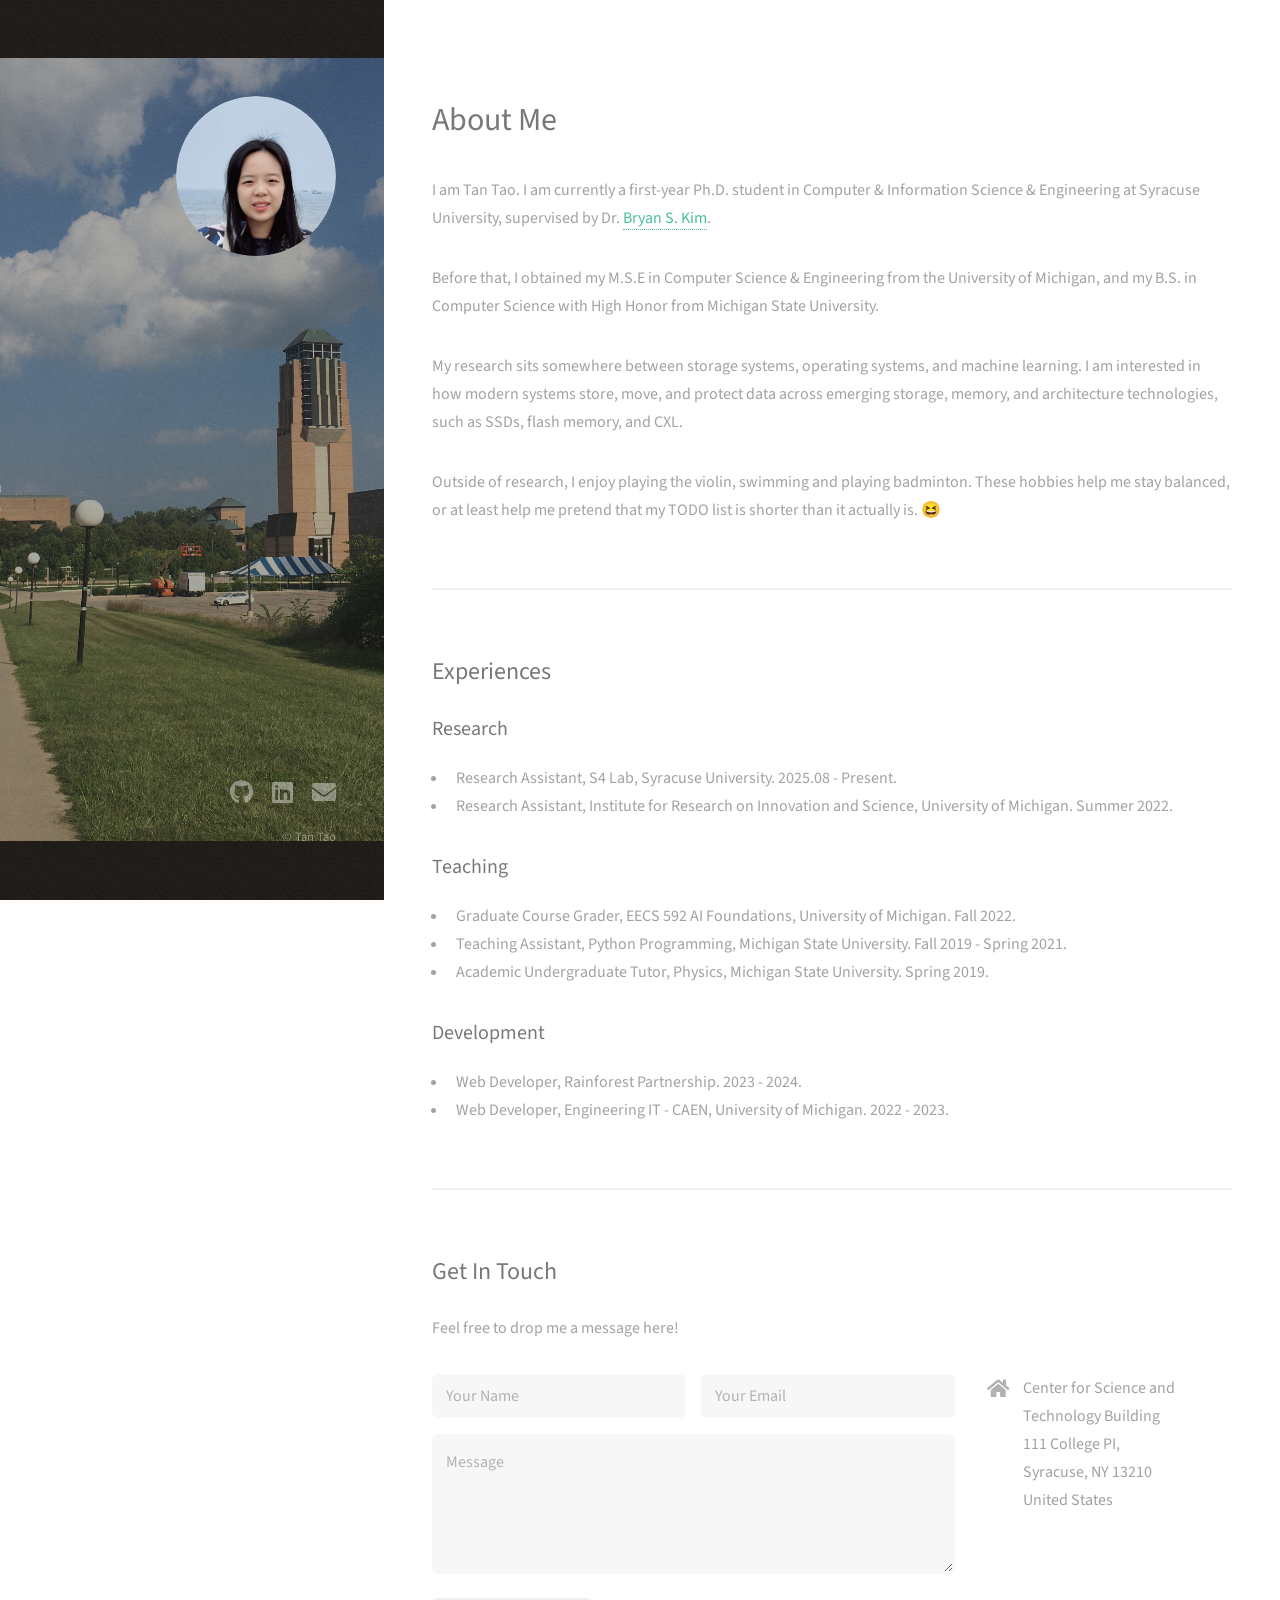
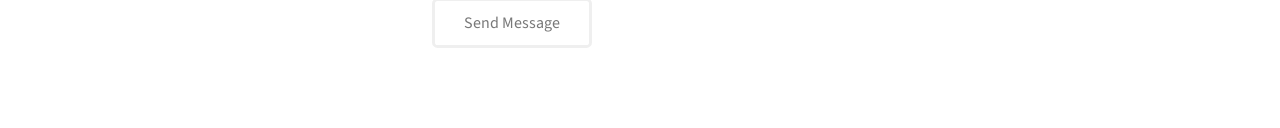
<file: index.html>
<!DOCTYPE HTML>

<html>
	<head>
		<title>Tan Tao</title>
		<meta charset="utf-8" />
		<meta name="viewport" content="width=device-width, initial-scale=1, user-scalable=no" />
		<link rel="stylesheet" href="assets/css/main.css" />
	</head>
	<body class="is-preload">

		<!-- Header -->
			<header id="header">
				<div class="inner">
					<a href="#" class="image avatar"><img src="images/profile.jpg" alt="" /></a>
				</div>
			</header>

		<!-- Main -->
			<div id="main">

				<!-- One -->
					<section id="one">
						<header class="major">
							<h2>About Me<br />
							</h2>
						</header>
						<p>I am Tan Tao. I am currently a first-year Ph.D. student in Computer & Information Science & Engineering at Syracuse University, supervised by Dr. <a href="https://web.ecs.syr.edu/~bkim01/" target="_blank" rel="noopener noreferrer">Bryan S. Kim</a>.</p>
						<p>Before that, I obtained my M.S.E in Computer Science & Engineering from the University of Michigan, and my B.S. in Computer Science with High Honor from Michigan State University.</p>
						<p>My research sits somewhere between storage systems, operating systems, and machine learning. I am interested in how modern systems store, move, and protect data across emerging storage, memory, and architecture technologies, such as SSDs, flash memory, and CXL.</p>
						<p>Outside of research, I enjoy playing the violin, swimming and playing badminton. These hobbies help me stay balanced, or at least help me pretend that my TODO list is shorter than it actually is. 😆</p>
					</section>

				<!-- Two -->
					<section id="two">
						<h2>Experiences</h2>
						  <h3>Research</h3>
							<ul>
								<li>
								Research Assistant, S4 Lab, Syracuse University. 2025.08 - Present.
								</li>
								<li>
      							Research Assistant, Institute for Research on Innovation and Science, University of Michigan. Summer 2022.
    							</li>
							</ul>

						  <h3>Teaching</h3>
							<ul>
								<li>
								Graduate Course Grader, EECS 592 AI Foundations, University of Michigan. Fall 2022.
								</li>
								<li>
								Teaching Assistant, Python Programming, Michigan State University. Fall 2019 - Spring 2021.
								</li>
								<li>
								Academic Undergraduate Tutor, Physics, Michigan State University. Spring 2019.
								</li>
							</ul>
							<h3>Development</h3>
							<ul>
								<li>
								Web Developer, Rainforest Partnership. 2023 - 2024.
								</li>
								<li>
								Web Developer, Engineering IT - CAEN, University of Michigan. 2022 - 2023.
								</li>
							</ul>
					</section>

				<!-- Three -->
					<section id="three">
						<h2>Get In Touch</h2>
						<p>Feel free to drop me a message here!</p>
						<div class="row">
							<div class="col-8 col-12-small">
								<form id="contact-form" onsubmit="sendEmail(event)">
									<div class="row gtr-uniform gtr-50">
										<div class="col-6 col-12-xsmall"><input type="text" name="name" id="name" placeholder="Your Name" required /></div>
										<div class="col-6 col-12-xsmall"><input type="email" name="email" id="email" placeholder="Your Email" required /></div>
										<div class="col-12"><textarea name="message" id="message" placeholder="Message" rows="4" required></textarea></div>
									</div>
								<ul class="actions" style="margin-top: 1.5em;">
									<li>
										<input type="submit" value="Send Message" />
									</li>
								</ul>
							</div>
							<div class="col-4 col-12-small">
								<ul class="labeled-icons">
									<li>
										<h3 class="icon solid fa-home"><span class="label">Address</span></h3>
										Center for Science and Technology Building<br />
										111 College PI, <br />
										Syracuse, NY 13210<br />
										United States
									</li>
								</ul>
								</form>
							</div>
						</div>
		<!-- Footer -->
			<footer id="footer">
				<div class="inner">
					<ul class="icons">
						<li><a href="https://github.com/ttantao312" class="icon brands fa-github" target="_blank" rel="noopener noreferrer"><span class="label">Github</span></a></li>
						<li><a href="https://www.linkedin.com/in/tan-tao" class="icon brands fa-linkedin" target="_blank" rel="noopener noreferrer"><span class="label">LinkedIn</span></a></li>
						<li><a href="mailto:ttao03@syr.edu" class="icon solid fa-envelope"><span class="label">Email</span></a></li>
					</ul>
					<ul class="copyright">
						<li>&copy; Tan Tao</li>
					</ul>
				</div>
			</footer>

		<!-- Scripts -->
			<script src="assets/js/jquery.min.js"></script>
			<script src="assets/js/jquery.poptrox.min.js"></script>
			<script src="assets/js/browser.min.js"></script>
			<script src="assets/js/breakpoints.min.js"></script>
			<script src="assets/js/util.js"></script>
			<script src="assets/js/main.js"></script>


	<script>
	function sendEmail(event) {
		event.preventDefault();

		const form = document.getElementById("contact-form");

		if (!form.checkValidity()) {
		form.reportValidity();
		return;
		}

		const name = document.getElementById("name").value;
		const email = document.getElementById("email").value;
		const message = document.getElementById("message").value;

		const subject = encodeURIComponent("Message to Tan from personal website");
		const body = encodeURIComponent(
		`Name: ${name}\n` +
		`Email: ${email}\n\n` +
		`Message:\n${message}`
		);

		window.location.href = `mailto:ttao03@syr.edu?subject=${subject}&body=${body}`;
	}
	</script>
	<script>
	window.addEventListener("scroll", function () {
		const header = document.getElementById("header");
		const doc = document.documentElement;

		const maxScroll = doc.scrollHeight - window.innerHeight;
		const progress = maxScroll > 0 ? window.scrollY / maxScroll : 0;

		const move = progress * 90;

		header.style.setProperty("--bg-x", "60%");
		header.style.setProperty("--bg-y", `calc(50% - ${move}px)`);
	});
	</script>
	</body>
</html>
</file>
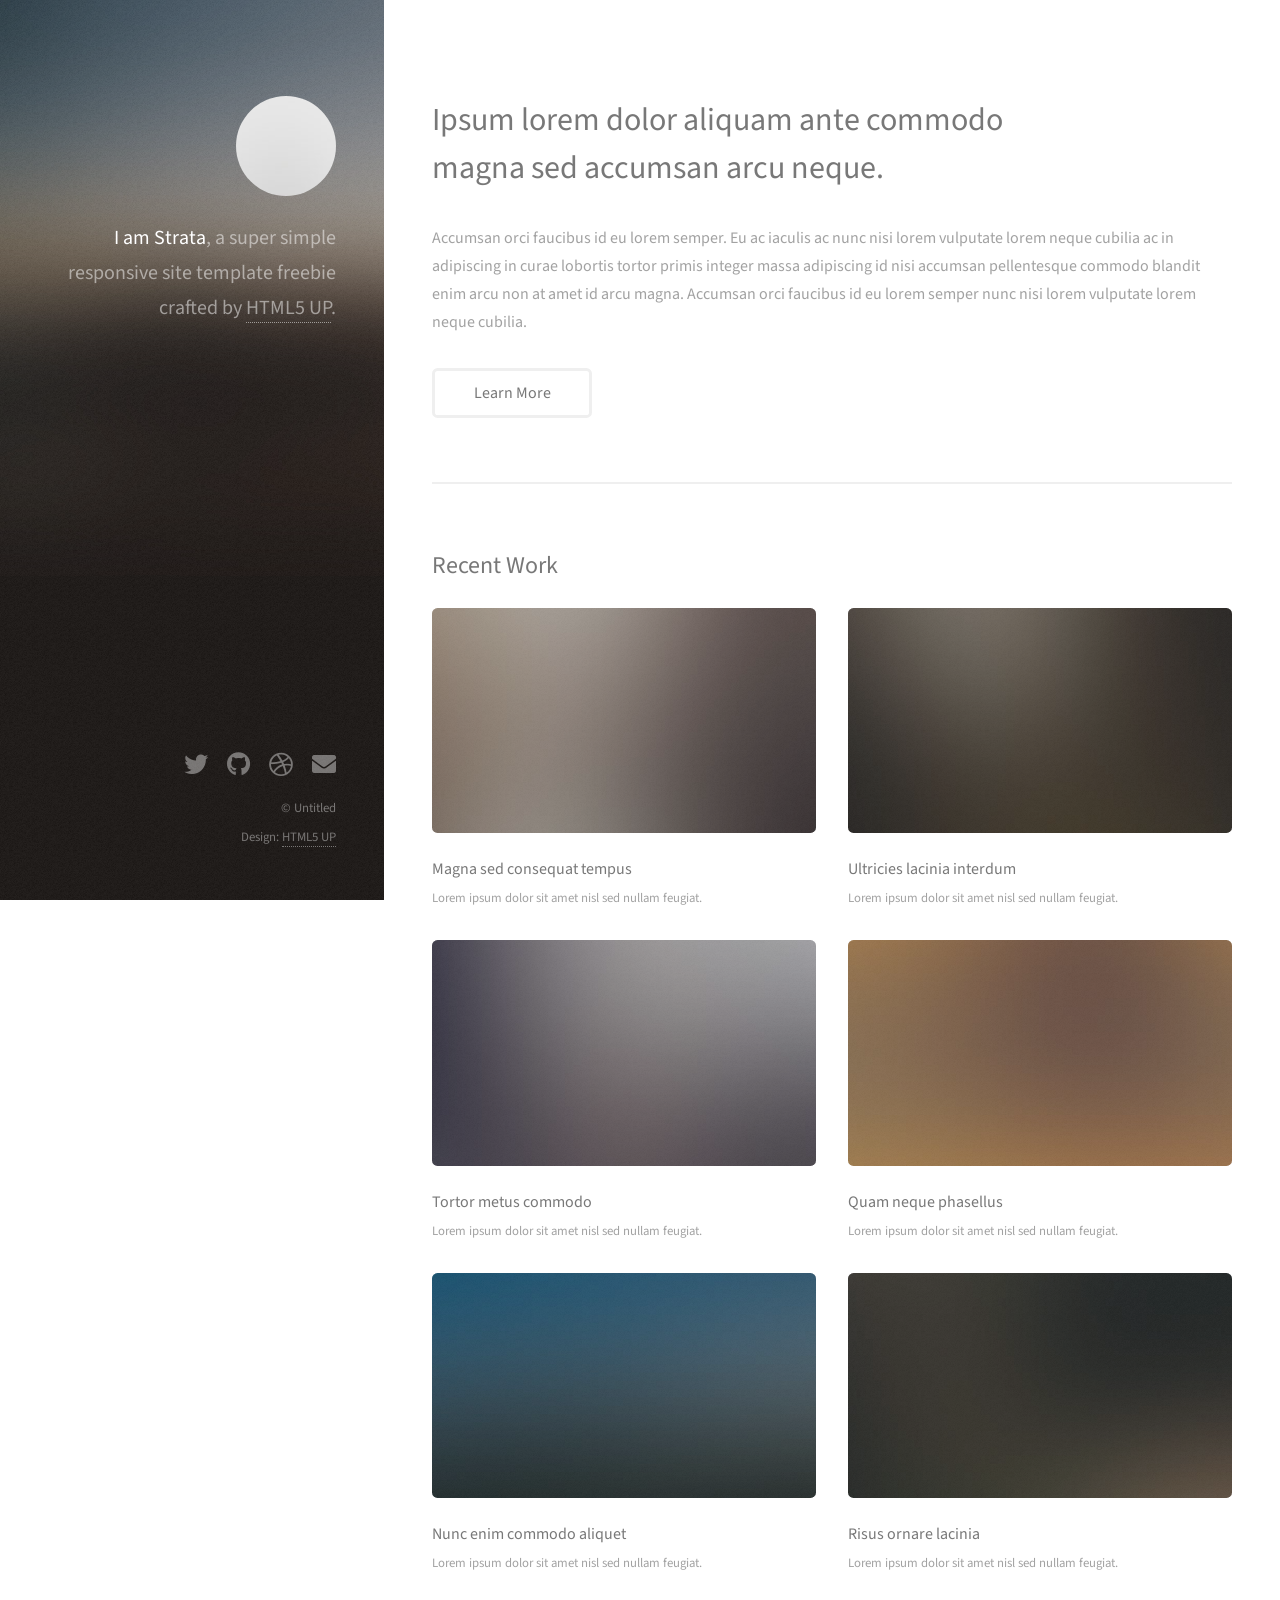
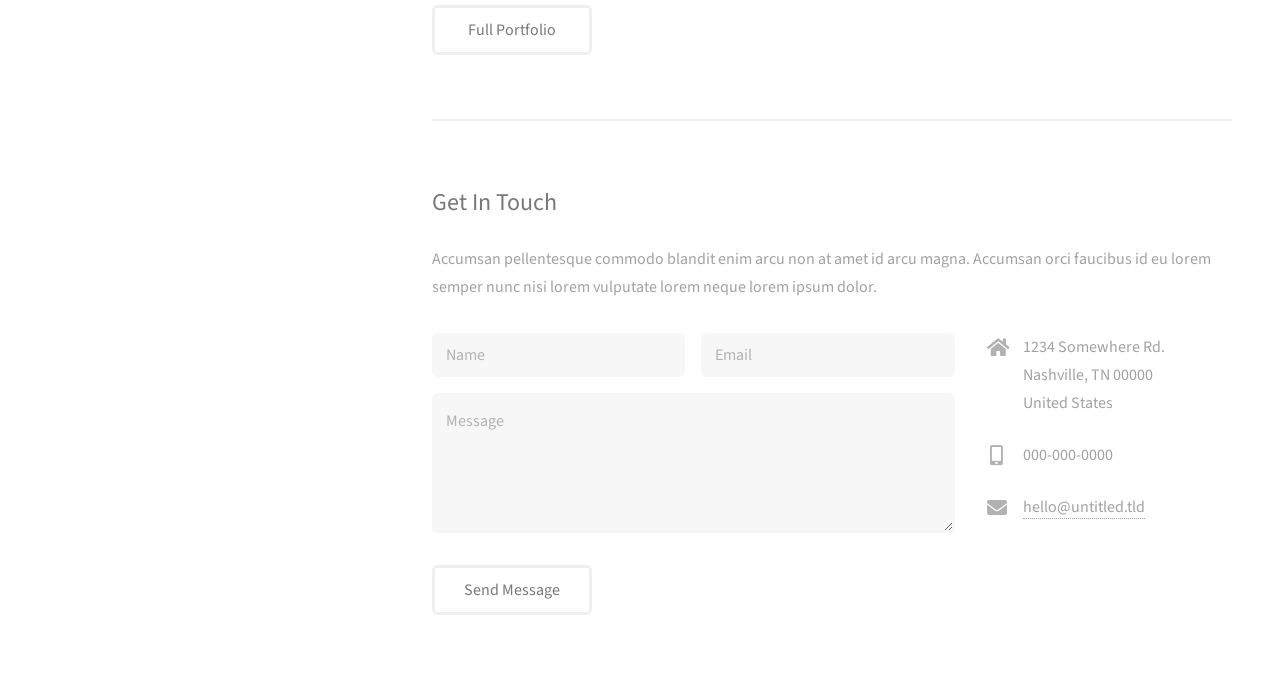
<file: html5up-strata/index.html>
<!DOCTYPE HTML>
<!--
	Strata by HTML5 UP
	html5up.net | @ajlkn
	Free for personal and commercial use under the CCA 3.0 license (html5up.net/license)
-->
<html>
	<head>
		<title>Strata by HTML5 UP</title>
		<meta charset="utf-8" />
		<meta name="viewport" content="width=device-width, initial-scale=1, user-scalable=no" />
		<link rel="stylesheet" href="assets/css/main.css" />
	</head>
	<body class="is-preload">

		<!-- Header -->
			<header id="header">
				<div class="inner">
					<a href="#" class="image avatar"><img src="images/avatar.jpg" alt="" /></a>
					<h1><strong>I am Strata</strong>, a super simple<br />
					responsive site template freebie<br />
					crafted by <a href="http://html5up.net">HTML5 UP</a>.</h1>
				</div>
			</header>

		<!-- Main -->
			<div id="main">

				<!-- One -->
					<section id="one">
						<header class="major">
							<h2>Ipsum lorem dolor aliquam ante commodo<br />
							magna sed accumsan arcu neque.</h2>
						</header>
						<p>Accumsan orci faucibus id eu lorem semper. Eu ac iaculis ac nunc nisi lorem vulputate lorem neque cubilia ac in adipiscing in curae lobortis tortor primis integer massa adipiscing id nisi accumsan pellentesque commodo blandit enim arcu non at amet id arcu magna. Accumsan orci faucibus id eu lorem semper nunc nisi lorem vulputate lorem neque cubilia.</p>
						<ul class="actions">
							<li><a href="#" class="button">Learn More</a></li>
						</ul>
					</section>

				<!-- Two -->
					<section id="two">
						<h2>Recent Work</h2>
						<div class="row">
							<article class="col-6 col-12-xsmall work-item">
								<a href="images/fulls/01.jpg" class="image fit thumb"><img src="images/thumbs/01.jpg" alt="" /></a>
								<h3>Magna sed consequat tempus</h3>
								<p>Lorem ipsum dolor sit amet nisl sed nullam feugiat.</p>
							</article>
							<article class="col-6 col-12-xsmall work-item">
								<a href="images/fulls/02.jpg" class="image fit thumb"><img src="images/thumbs/02.jpg" alt="" /></a>
								<h3>Ultricies lacinia interdum</h3>
								<p>Lorem ipsum dolor sit amet nisl sed nullam feugiat.</p>
							</article>
							<article class="col-6 col-12-xsmall work-item">
								<a href="images/fulls/03.jpg" class="image fit thumb"><img src="images/thumbs/03.jpg" alt="" /></a>
								<h3>Tortor metus commodo</h3>
								<p>Lorem ipsum dolor sit amet nisl sed nullam feugiat.</p>
							</article>
							<article class="col-6 col-12-xsmall work-item">
								<a href="images/fulls/04.jpg" class="image fit thumb"><img src="images/thumbs/04.jpg" alt="" /></a>
								<h3>Quam neque phasellus</h3>
								<p>Lorem ipsum dolor sit amet nisl sed nullam feugiat.</p>
							</article>
							<article class="col-6 col-12-xsmall work-item">
								<a href="images/fulls/05.jpg" class="image fit thumb"><img src="images/thumbs/05.jpg" alt="" /></a>
								<h3>Nunc enim commodo aliquet</h3>
								<p>Lorem ipsum dolor sit amet nisl sed nullam feugiat.</p>
							</article>
							<article class="col-6 col-12-xsmall work-item">
								<a href="images/fulls/06.jpg" class="image fit thumb"><img src="images/thumbs/06.jpg" alt="" /></a>
								<h3>Risus ornare lacinia</h3>
								<p>Lorem ipsum dolor sit amet nisl sed nullam feugiat.</p>
							</article>
						</div>
						<ul class="actions">
							<li><a href="#" class="button">Full Portfolio</a></li>
						</ul>
					</section>

				<!-- Three -->
					<section id="three">
						<h2>Get In Touch</h2>
						<p>Accumsan pellentesque commodo blandit enim arcu non at amet id arcu magna. Accumsan orci faucibus id eu lorem semper nunc nisi lorem vulputate lorem neque lorem ipsum dolor.</p>
						<div class="row">
							<div class="col-8 col-12-small">
								<form method="post" action="#">
									<div class="row gtr-uniform gtr-50">
										<div class="col-6 col-12-xsmall"><input type="text" name="name" id="name" placeholder="Name" /></div>
										<div class="col-6 col-12-xsmall"><input type="email" name="email" id="email" placeholder="Email" /></div>
										<div class="col-12"><textarea name="message" id="message" placeholder="Message" rows="4"></textarea></div>
									</div>
								</form>
								<ul class="actions">
									<li><input type="submit" value="Send Message" /></li>
								</ul>
							</div>
							<div class="col-4 col-12-small">
								<ul class="labeled-icons">
									<li>
										<h3 class="icon solid fa-home"><span class="label">Address</span></h3>
										1234 Somewhere Rd.<br />
										Nashville, TN 00000<br />
										United States
									</li>
									<li>
										<h3 class="icon solid fa-mobile-alt"><span class="label">Phone</span></h3>
										000-000-0000
									</li>
									<li>
										<h3 class="icon solid fa-envelope"><span class="label">Email</span></h3>
										<a href="#">hello@untitled.tld</a>
									</li>
								</ul>
							</div>
						</div>
					</section>

				<!-- Four -->
				<!--
					<section id="four">
						<h2>Elements</h2>

						<section>
							<h4>Text</h4>
							<p>This is <b>bold</b> and this is <strong>strong</strong>. This is <i>italic</i> and this is <em>emphasized</em>.
							This is <sup>superscript</sup> text and this is <sub>subscript</sub> text.
							This is <u>underlined</u> and this is code: <code>for (;;) { ... }</code>. Finally, <a href="#">this is a link</a>.</p>
							<hr />
							<header>
								<h4>Heading with a Subtitle</h4>
								<p>Lorem ipsum dolor sit amet nullam id egestas urna aliquam</p>
							</header>
							<p>Nunc lacinia ante nunc ac lobortis. Interdum adipiscing gravida odio porttitor sem non mi integer non faucibus ornare mi ut ante amet placerat aliquet. Volutpat eu sed ante lacinia sapien lorem accumsan varius montes viverra nibh in adipiscing blandit tempus accumsan.</p>
							<header>
								<h5>Heading with a Subtitle</h5>
								<p>Lorem ipsum dolor sit amet nullam id egestas urna aliquam</p>
							</header>
							<p>Nunc lacinia ante nunc ac lobortis. Interdum adipiscing gravida odio porttitor sem non mi integer non faucibus ornare mi ut ante amet placerat aliquet. Volutpat eu sed ante lacinia sapien lorem accumsan varius montes viverra nibh in adipiscing blandit tempus accumsan.</p>
							<hr />
							<h2>Heading Level 2</h2>
							<h3>Heading Level 3</h3>
							<h4>Heading Level 4</h4>
							<h5>Heading Level 5</h5>
							<h6>Heading Level 6</h6>
							<hr />
							<h5>Blockquote</h5>
							<blockquote>Fringilla nisl. Donec accumsan interdum nisi, quis tincidunt felis sagittis eget tempus euismod. Vestibulum ante ipsum primis in faucibus vestibulum. Blandit adipiscing eu felis iaculis volutpat ac adipiscing accumsan faucibus. Vestibulum ante ipsum primis in faucibus lorem ipsum dolor sit amet nullam adipiscing eu felis.</blockquote>
							<h5>Preformatted</h5>
							<pre><code>i = 0;

while (!deck.isInOrder()) {
print 'Iteration ' + i;
deck.shuffle();
i++;
}

print 'It took ' + i + ' iterations to sort the deck.';</code></pre>
						</section>

						<section>
							<h4>Lists</h4>
							<div class="row">
								<div class="col-6 col-12-xsmall">
									<h5>Unordered</h5>
									<ul>
										<li>Dolor pulvinar etiam magna etiam.</li>
										<li>Sagittis adipiscing lorem eleifend.</li>
										<li>Felis enim feugiat dolore viverra.</li>
									</ul>
									<h5>Alternate</h5>
									<ul class="alt">
										<li>Dolor pulvinar etiam magna etiam.</li>
										<li>Sagittis adipiscing lorem eleifend.</li>
										<li>Felis enim feugiat dolore viverra.</li>
									</ul>
								</div>
								<div class="col-6 col-12-xsmall">
									<h5>Ordered</h5>
									<ol>
										<li>Dolor pulvinar etiam magna etiam.</li>
										<li>Etiam vel felis at lorem sed viverra.</li>
										<li>Felis enim feugiat dolore viverra.</li>
										<li>Dolor pulvinar etiam magna etiam.</li>
										<li>Etiam vel felis at lorem sed viverra.</li>
										<li>Felis enim feugiat dolore viverra.</li>
									</ol>
									<h5>Icons</h5>
									<ul class="icons">
										<li><a href="#" class="icon brands fa-twitter"><span class="label">Twitter</span></a></li>
										<li><a href="#" class="icon brands fa-facebook-f"><span class="label">Facebook</span></a></li>
										<li><a href="#" class="icon brands fa-instagram"><span class="label">Instagram</span></a></li>
										<li><a href="#" class="icon brands fa-github"><span class="label">Github</span></a></li>
										<li><a href="#" class="icon brands fa-dribbble"><span class="label">Dribbble</span></a></li>
										<li><a href="#" class="icon brands fa-tumblr"><span class="label">Tumblr</span></a></li>
									</ul>
								</div>
							</div>
							<h5>Actions</h5>
							<ul class="actions">
								<li><a href="#" class="button primary">Default</a></li>
								<li><a href="#" class="button">Default</a></li>
							</ul>
							<ul class="actions small">
								<li><a href="#" class="button primary small">Small</a></li>
								<li><a href="#" class="button small">Small</a></li>
							</ul>
							<div class="row">
								<div class="col-6 col-12-small">
									<ul class="actions stacked">
										<li><a href="#" class="button primary">Default</a></li>
										<li><a href="#" class="button">Default</a></li>
									</ul>
								</div>
								<div class="col-6 col-12-small">
									<ul class="actions stacked">
										<li><a href="#" class="button primary small">Small</a></li>
										<li><a href="#" class="button small">Small</a></li>
									</ul>
								</div>
								<div class="col-6 col-12-small">
									<ul class="actions stacked">
										<li><a href="#" class="button primary fit">Default</a></li>
										<li><a href="#" class="button fit">Default</a></li>
									</ul>
								</div>
								<div class="col-6 col-12-small">
									<ul class="actions stacked">
										<li><a href="#" class="button primary small fit">Small</a></li>
										<li><a href="#" class="button small fit">Small</a></li>
									</ul>
								</div>
							</div>
						</section>

						<section>
							<h4>Table</h4>
							<h5>Default</h5>
							<div class="table-wrapper">
								<table>
									<thead>
										<tr>
											<th>Name</th>
											<th>Description</th>
											<th>Price</th>
										</tr>
									</thead>
									<tbody>
										<tr>
											<td>Item One</td>
											<td>Ante turpis integer aliquet porttitor.</td>
											<td>29.99</td>
										</tr>
										<tr>
											<td>Item Two</td>
											<td>Vis ac commodo adipiscing arcu aliquet.</td>
											<td>19.99</td>
										</tr>
										<tr>
											<td>Item Three</td>
											<td> Morbi faucibus arcu accumsan lorem.</td>
											<td>29.99</td>
										</tr>
										<tr>
											<td>Item Four</td>
											<td>Vitae integer tempus condimentum.</td>
											<td>19.99</td>
										</tr>
										<tr>
											<td>Item Five</td>
											<td>Ante turpis integer aliquet porttitor.</td>
											<td>29.99</td>
										</tr>
									</tbody>
									<tfoot>
										<tr>
											<td colspan="2"></td>
											<td>100.00</td>
										</tr>
									</tfoot>
								</table>
							</div>

							<h5>Alternate</h5>
							<div class="table-wrapper">
								<table class="alt">
									<thead>
										<tr>
											<th>Name</th>
											<th>Description</th>
											<th>Price</th>
										</tr>
									</thead>
									<tbody>
										<tr>
											<td>Item One</td>
											<td>Ante turpis integer aliquet porttitor.</td>
											<td>29.99</td>
										</tr>
										<tr>
											<td>Item Two</td>
											<td>Vis ac commodo adipiscing arcu aliquet.</td>
											<td>19.99</td>
										</tr>
										<tr>
											<td>Item Three</td>
											<td> Morbi faucibus arcu accumsan lorem.</td>
											<td>29.99</td>
										</tr>
										<tr>
											<td>Item Four</td>
											<td>Vitae integer tempus condimentum.</td>
											<td>19.99</td>
										</tr>
										<tr>
											<td>Item Five</td>
											<td>Ante turpis integer aliquet porttitor.</td>
											<td>29.99</td>
										</tr>
									</tbody>
									<tfoot>
										<tr>
											<td colspan="2"></td>
											<td>100.00</td>
										</tr>
									</tfoot>
								</table>
							</div>
						</section>

						<section>
							<h4>Buttons</h4>
							<ul class="actions">
								<li><a href="#" class="button primary">Primary</a></li>
								<li><a href="#" class="button">Default</a></li>
							</ul>
							<ul class="actions">
								<li><a href="#" class="button large">Large</a></li>
								<li><a href="#" class="button">Default</a></li>
								<li><a href="#" class="button small">Small</a></li>
							</ul>
							<ul class="actions fit">
								<li><a href="#" class="button primary fit">Fit</a></li>
								<li><a href="#" class="button fit">Fit</a></li>
							</ul>
							<ul class="actions fit small">
								<li><a href="#" class="button primary fit small">Fit + Small</a></li>
								<li><a href="#" class="button fit small">Fit + Small</a></li>
							</ul>
							<ul class="actions">
								<li><a href="#" class="button primary icon solid fa-download">Icon</a></li>
								<li><a href="#" class="button icon solid fa-download">Icon</a></li>
							</ul>
							<ul class="actions">
								<li><span class="button primary disabled">Primary</span></li>
								<li><span class="button disabled">Default</span></li>
							</ul>
						</section>

						<section>
							<h4>Form</h4>
							<form method="post" action="#">
								<div class="row gtr-uniform gtr-50">
									<div class="col-6 col-12-xsmall">
										<input type="text" name="demo-name" id="demo-name" value="" placeholder="Name" />
									</div>
									<div class="col-6 col-12-xsmall">
										<input type="email" name="demo-email" id="demo-email" value="" placeholder="Email" />
									</div>
									<div class="col-12">
										<select name="demo-category" id="demo-category">
											<option value="">- Category -</option>
											<option value="1">Manufacturing</option>
											<option value="1">Shipping</option>
											<option value="1">Administration</option>
											<option value="1">Human Resources</option>
										</select>
									</div>
									<div class="col-4 col-12-small">
										<input type="radio" id="demo-priority-low" name="demo-priority" checked>
										<label for="demo-priority-low">Low Priority</label>
									</div>
									<div class="col-4 col-12-small">
										<input type="radio" id="demo-priority-normal" name="demo-priority">
										<label for="demo-priority-normal">Normal Priority</label>
									</div>
									<div class="col-4 col-12-small">
										<input type="radio" id="demo-priority-high" name="demo-priority">
										<label for="demo-priority-high">High Priority</label>
									</div>
									<div class="col-6 col-12-small">
										<input type="checkbox" id="demo-copy" name="demo-copy">
										<label for="demo-copy">Email me a copy of this message</label>
									</div>
									<div class="col-6 col-12-small">
										<input type="checkbox" id="demo-human" name="demo-human" checked>
										<label for="demo-human">I am a human and not a robot</label>
									</div>
									<div class="col-12">
										<textarea name="demo-message" id="demo-message" placeholder="Enter your message" rows="6"></textarea>
									</div>
									<div class="col-12">
										<ul class="actions">
											<li><input type="submit" value="Send Message" class="primary" /></li>
											<li><input type="reset" value="Reset" /></li>
										</ul>
									</div>
								</div>
							</form>
						</section>

						<section>
							<h4>Image</h4>
							<h5>Fit</h5>
							<div class="box alt">
								<div class="row gtr-50 gtr-uniform">
									<div class="col-12"><span class="image fit"><img src="images/fulls/05.jpg" alt="" /></span></div>
									<div class="col-4"><span class="image fit"><img src="images/thumbs/01.jpg" alt="" /></span></div>
									<div class="col-4"><span class="image fit"><img src="images/thumbs/02.jpg" alt="" /></span></div>
									<div class="col-4"><span class="image fit"><img src="images/thumbs/03.jpg" alt="" /></span></div>
									<div class="col-4"><span class="image fit"><img src="images/thumbs/04.jpg" alt="" /></span></div>
									<div class="col-4"><span class="image fit"><img src="images/thumbs/05.jpg" alt="" /></span></div>
									<div class="col-4"><span class="image fit"><img src="images/thumbs/06.jpg" alt="" /></span></div>
									<div class="col-4"><span class="image fit"><img src="images/thumbs/03.jpg" alt="" /></span></div>
									<div class="col-4"><span class="image fit"><img src="images/thumbs/02.jpg" alt="" /></span></div>
									<div class="col-4"><span class="image fit"><img src="images/thumbs/01.jpg" alt="" /></span></div>
								</div>
							</div>
							<h5>Left &amp; Right</h5>
							<p><span class="image left"><img src="images/avatar.jpg" alt="" /></span>Fringilla nisl. Donec accumsan interdum nisi, quis tincidunt felis sagittis eget. tempus euismod. Vestibulum ante ipsum primis in faucibus vestibulum. Blandit adipiscing eu felis iaculis volutpat ac adipiscing accumsan eu faucibus. Integer ac pellentesque praesent tincidunt felis sagittis eget. tempus euismod. Vestibulum ante ipsum primis in faucibus vestibulum. Blandit adipiscing eu felis iaculis volutpat ac adipiscing accumsan eu faucibus. Integer ac pellentesque praesent. Donec accumsan interdum nisi, quis tincidunt felis sagittis eget. tempus euismod. Vestibulum ante ipsum primis in faucibus vestibulum. Blandit adipiscing eu felis iaculis volutpat ac adipiscing accumsan eu faucibus. Integer ac pellentesque praesent tincidunt felis sagittis eget. tempus euismod. Vestibulum ante ipsum primis in faucibus vestibulum. Blandit adipiscing eu felis iaculis volutpat ac adipiscing accumsan eu faucibus. Integer ac pellentesque praesent.</p>
							<p><span class="image right"><img src="images/avatar.jpg" alt="" /></span>Fringilla nisl. Donec accumsan interdum nisi, quis tincidunt felis sagittis eget. tempus euismod. Vestibulum ante ipsum primis in faucibus vestibulum. Blandit adipiscing eu felis iaculis volutpat ac adipiscing accumsan eu faucibus. Integer ac pellentesque praesent tincidunt felis sagittis eget. tempus euismod. Vestibulum ante ipsum primis in faucibus vestibulum. Blandit adipiscing eu felis iaculis volutpat ac adipiscing accumsan eu faucibus. Integer ac pellentesque praesent. Donec accumsan interdum nisi, quis tincidunt felis sagittis eget. tempus euismod. Vestibulum ante ipsum primis in faucibus vestibulum. Blandit adipiscing eu felis iaculis volutpat ac adipiscing accumsan eu faucibus. Integer ac pellentesque praesent tincidunt felis sagittis eget. tempus euismod. Vestibulum ante ipsum primis in faucibus vestibulum. Blandit adipiscing eu felis iaculis volutpat ac adipiscing accumsan eu faucibus. Integer ac pellentesque praesent.</p>
						</section>

					</section>
				-->

			</div>

		<!-- Footer -->
			<footer id="footer">
				<div class="inner">
					<ul class="icons">
						<li><a href="#" class="icon brands fa-twitter"><span class="label">Twitter</span></a></li>
						<li><a href="#" class="icon brands fa-github"><span class="label">Github</span></a></li>
						<li><a href="#" class="icon brands fa-dribbble"><span class="label">Dribbble</span></a></li>
						<li><a href="#" class="icon solid fa-envelope"><span class="label">Email</span></a></li>
					</ul>
					<ul class="copyright">
						<li>&copy; Untitled</li><li>Design: <a href="http://html5up.net">HTML5 UP</a></li>
					</ul>
				</div>
			</footer>

		<!-- Scripts -->
			<script src="assets/js/jquery.min.js"></script>
			<script src="assets/js/jquery.poptrox.min.js"></script>
			<script src="assets/js/browser.min.js"></script>
			<script src="assets/js/breakpoints.min.js"></script>
			<script src="assets/js/util.js"></script>
			<script src="assets/js/main.js"></script>

	</body>
</html>
</file>
<file: assets/css/main.css>
@import url("fontawesome-all.min.css");
@import url("https://fonts.googleapis.com/css?family=Source+Sans+Pro:400,400italic");

/*
	Strata by HTML5 UP
	html5up.net | @ajlkn
	Free for personal and commercial use under the CCA 3.0 license (html5up.net/license)
*/

html, body, div, span, applet, object,
iframe, h1, h2, h3, h4, h5, h6, p, blockquote,
pre, a, abbr, acronym, address, big, cite,
code, del, dfn, em, img, ins, kbd, q, s, samp,
small, strike, strong, sub, sup, tt, var, b,
u, i, center, dl, dt, dd, ol, ul, li, fieldset,
form, label, legend, table, caption, tbody,
tfoot, thead, tr, th, td, article, aside,
canvas, details, embed, figure, figcaption,
footer, header, hgroup, menu, nav, output, ruby,
section, summary, time, mark, audio, video {
	margin: 0;
	padding: 0;
	border: 0;
	font-size: 100%;
	font: inherit;
	vertical-align: baseline;}

article, aside, details, figcaption, figure,
footer, header, hgroup, menu, nav, section {
	display: block;}

body {
	line-height: 1;
}

ol, ul {
	list-style: none;
}

blockquote, q {
	quotes: none;
}

	blockquote:before, blockquote:after, q:before, q:after {
		content: '';
		content: none;
	}

table {
	border-collapse: collapse;
	border-spacing: 0;
}

body {
	-webkit-text-size-adjust: none;
}

mark {
	background-color: transparent;
	color: inherit;
}

input::-moz-focus-inner {
	border: 0;
	padding: 0;
}

input, select, textarea {
	-moz-appearance: none;
	-webkit-appearance: none;
	-ms-appearance: none;
	appearance: none;
}

/* Basic */

	html {
		box-sizing: border-box;
	}

	*, *:before, *:after {
		box-sizing: inherit;
	}

	body {
		background: #fff;
	}

		body.is-preload *, body.is-preload *:before, body.is-preload *:after {
			-moz-animation: none !important;
			-webkit-animation: none !important;
			-ms-animation: none !important;
			animation: none !important;
			-moz-transition: none !important;
			-webkit-transition: none !important;
			-ms-transition: none !important;
			transition: none !important;
		}

	body, input, select, textarea {
		color: #a2a2a2;
		font-family: "Source Sans Pro", Helvetica, sans-serif;
		font-size: 16pt;
		font-weight: 400;
		line-height: 1.75em;
	}

	a {
		-moz-transition: color 0.2s ease-in-out, border-color 0.2s ease-in-out;
		-webkit-transition: color 0.2s ease-in-out, border-color 0.2s ease-in-out;
		-ms-transition: color 0.2s ease-in-out, border-color 0.2s ease-in-out;
		transition: color 0.2s ease-in-out, border-color 0.2s ease-in-out;
		border-bottom: dotted 1px;
		color: #49bf9d;
		text-decoration: none;
	}

		a:hover {
			border-bottom-color: transparent;
			color: #49bf9d !important;
			text-decoration: none;
		}

	strong, b {
		color: #787878;
		font-weight: 400;
	}

	em, i {
		font-style: italic;
	}

	p {
		margin: 0 0 2em 0;
	}

	h1, h2, h3, h4, h5, h6 {
		color: #787878;
		font-weight: 400;
		line-height: 1em;
		margin: 0 0 1em 0;
	}

		h1 a, h2 a, h3 a, h4 a, h5 a, h6 a {
			color: inherit;
			text-decoration: none;
		}

	h1 {
		font-size: 2em;
		line-height: 1.5em;
	}

	h2 {
		font-size: 1.5em;
		line-height: 1.5em;
	}

	h3 {
		font-size: 1.25em;
		line-height: 1.5em;
	}

	h4 {
		font-size: 1.1em;
		line-height: 1.5em;
	}

	h5 {
		font-size: 0.9em;
		line-height: 1.5em;
	}

	h6 {
		font-size: 0.7em;
		line-height: 1.5em;
	}

	sub {
		font-size: 0.8em;
		position: relative;
		top: 0.5em;
	}

	sup {
		font-size: 0.8em;
		position: relative;
		top: -0.5em;
	}

	hr {
		border: 0;
		border-bottom: solid 2px #efefef;
		margin: 2em 0;
	}

		hr.major {
			margin: 3em 0;
		}

	blockquote {
		border-left: solid 6px #efefef;
		font-style: italic;
		margin: 0 0 2em 0;
		padding: 0.5em 0 0.5em 1.5em;
	}

	code {
		background: #f7f7f7;
		border-radius: 0.35em;
		border: solid 2px #efefef;
		font-family: "Courier New", monospace;
		font-size: 0.9em;
		margin: 0 0.25em;
		padding: 0.25em 0.65em;
	}

	pre {
		-webkit-overflow-scrolling: touch;
		font-family: "Courier New", monospace;
		font-size: 0.9em;
		margin: 0 0 2em 0;
	}

		pre code {
			display: block;
			line-height: 1.75em;
			padding: 1em 1.5em;
			overflow-x: auto;
		}

	.align-left {
		text-align: left;
	}

	.align-center {
		text-align: center;
	}

	.align-right {
		text-align: right;
	}

/* Container */

	.container {
		margin: 0 auto;
		max-width: calc(100% - 4em);
		width: 100%;
	}

		.container.xsmall {
			width: 25%;
		}

		.container.small {
			width: 50%;
		}

		.container.medium {
			width: 75%;
		}

		.container.large {
			width: 125%;
		}

		.container.xlarge {
			width: 150%;
		}

		.container.max {
			width: 100%;
		}

		@media screen and (max-width: 980px) {

			.container {
				width: 100% !important;
				max-width: 100% !important;
			}

		}

		@media screen and (max-width: 480px) {

			.container {
				max-width: calc(100% - 3em);
			}

		}

/* Row */

	.row {
		display: flex;
		flex-wrap: wrap;
		box-sizing: border-box;
		align-items: stretch;
	}

		.row > * {
			box-sizing: border-box;
		}

		.row.gtr-uniform > * > :last-child {
			margin-bottom: 0;
		}

		.row.aln-left {
			justify-content: flex-start;
		}

		.row.aln-center {
			justify-content: center;
		}

		.row.aln-right {
			justify-content: flex-end;
		}

		.row.aln-top {
			align-items: flex-start;
		}

		.row.aln-middle {
			align-items: center;
		}

		.row.aln-bottom {
			align-items: flex-end;
		}

		.row > .imp {
			order: -1;
		}

		.row > .col-1 {
			width: 8.33333%;
		}

		.row > .off-1 {
			margin-left: 8.33333%;
		}

		.row > .col-2 {
			width: 16.66667%;
		}

		.row > .off-2 {
			margin-left: 16.66667%;
		}

		.row > .col-3 {
			width: 25%;
		}

		.row > .off-3 {
			margin-left: 25%;
		}

		.row > .col-4 {
			width: 33.33333%;
		}

		.row > .off-4 {
			margin-left: 33.33333%;
		}

		.row > .col-5 {
			width: 41.66667%;
		}

		.row > .off-5 {
			margin-left: 41.66667%;
		}

		.row > .col-6 {
			width: 50%;
		}

		.row > .off-6 {
			margin-left: 50%;
		}

		.row > .col-7 {
			width: 58.33333%;
		}

		.row > .off-7 {
			margin-left: 58.33333%;
		}

		.row > .col-8 {
			width: 66.66667%;
		}

		.row > .off-8 {
			margin-left: 66.66667%;
		}

		.row > .col-9 {
			width: 75%;
		}

		.row > .off-9 {
			margin-left: 75%;
		}

		.row > .col-10 {
			width: 83.33333%;
		}

		.row > .off-10 {
			margin-left: 83.33333%;
		}

		.row > .col-11 {
			width: 91.66667%;
		}

		.row > .off-11 {
			margin-left: 91.66667%;
		}

		.row > .col-12 {
			width: 100%;
		}

		.row > .off-12 {
			margin-left: 100%;
		}

		.row.gtr-0 {
			margin-top: 0;
			margin-left: 0em;
		}

			.row.gtr-0 > * {
				padding: 0 0 0 0em;
			}

			.row.gtr-0.gtr-uniform {
				margin-top: 0em;
			}

				.row.gtr-0.gtr-uniform > * {
					padding-top: 0em;
				}

		.row.gtr-25 {
			margin-top: 0;
			margin-left: -0.625em;
		}

			.row.gtr-25 > * {
				padding: 0 0 0 0.625em;
			}

			.row.gtr-25.gtr-uniform {
				margin-top: -0.625em;
			}

				.row.gtr-25.gtr-uniform > * {
					padding-top: 0.625em;
				}

		.row.gtr-50 {
			margin-top: 0;
			margin-left: -1.25em;
		}

			.row.gtr-50 > * {
				padding: 0 0 0 1.25em;
			}

			.row.gtr-50.gtr-uniform {
				margin-top: -1.25em;
			}

				.row.gtr-50.gtr-uniform > * {
					padding-top: 1.25em;
				}

		.row {
			margin-top: 0;
			margin-left: -2.5em;
		}

			.row > * {
				padding: 0 0 0 2.5em;
			}

			.row.gtr-uniform {
				margin-top: -2.5em;
			}

				.row.gtr-uniform > * {
					padding-top: 2.5em;
				}

		.row.gtr-150 {
			margin-top: 0;
			margin-left: -3.75em;
		}

			.row.gtr-150 > * {
				padding: 0 0 0 3.75em;
			}

			.row.gtr-150.gtr-uniform {
				margin-top: -3.75em;
			}

				.row.gtr-150.gtr-uniform > * {
					padding-top: 3.75em;
				}

		.row.gtr-200 {
			margin-top: 0;
			margin-left: -5em;
		}

			.row.gtr-200 > * {
				padding: 0 0 0 5em;
			}

			.row.gtr-200.gtr-uniform {
				margin-top: -5em;
			}

				.row.gtr-200.gtr-uniform > * {
					padding-top: 5em;
				}

		@media screen and (max-width: 1800px) {

			.row {
				display: flex;
				flex-wrap: wrap;
				box-sizing: border-box;
				align-items: stretch;
			}

				.row > * {
					box-sizing: border-box;
				}

				.row.gtr-uniform > * > :last-child {
					margin-bottom: 0;
				}

				.row.aln-left {
					justify-content: flex-start;
				}

				.row.aln-center {
					justify-content: center;
				}

				.row.aln-right {
					justify-content: flex-end;
				}

				.row.aln-top {
					align-items: flex-start;
				}

				.row.aln-middle {
					align-items: center;
				}

				.row.aln-bottom {
					align-items: flex-end;
				}

				.row > .imp-xlarge {
					order: -1;
				}

				.row > .col-1-xlarge {
					width: 8.33333%;
				}

				.row > .off-1-xlarge {
					margin-left: 8.33333%;
				}

				.row > .col-2-xlarge {
					width: 16.66667%;
				}

				.row > .off-2-xlarge {
					margin-left: 16.66667%;
				}

				.row > .col-3-xlarge {
					width: 25%;
				}

				.row > .off-3-xlarge {
					margin-left: 25%;
				}

				.row > .col-4-xlarge {
					width: 33.33333%;
				}

				.row > .off-4-xlarge {
					margin-left: 33.33333%;
				}

				.row > .col-5-xlarge {
					width: 41.66667%;
				}

				.row > .off-5-xlarge {
					margin-left: 41.66667%;
				}

				.row > .col-6-xlarge {
					width: 50%;
				}

				.row > .off-6-xlarge {
					margin-left: 50%;
				}

				.row > .col-7-xlarge {
					width: 58.33333%;
				}

				.row > .off-7-xlarge {
					margin-left: 58.33333%;
				}

				.row > .col-8-xlarge {
					width: 66.66667%;
				}

				.row > .off-8-xlarge {
					margin-left: 66.66667%;
				}

				.row > .col-9-xlarge {
					width: 75%;
				}

				.row > .off-9-xlarge {
					margin-left: 75%;
				}

				.row > .col-10-xlarge {
					width: 83.33333%;
				}

				.row > .off-10-xlarge {
					margin-left: 83.33333%;
				}

				.row > .col-11-xlarge {
					width: 91.66667%;
				}

				.row > .off-11-xlarge {
					margin-left: 91.66667%;
				}

				.row > .col-12-xlarge {
					width: 100%;
				}

				.row > .off-12-xlarge {
					margin-left: 100%;
				}

				.row.gtr-0 {
					margin-top: 0;
					margin-left: 0em;
				}

					.row.gtr-0 > * {
						padding: 0 0 0 0em;
					}

					.row.gtr-0.gtr-uniform {
						margin-top: 0em;
					}

						.row.gtr-0.gtr-uniform > * {
							padding-top: 0em;
						}

				.row.gtr-25 {
					margin-top: 0;
					margin-left: -0.625em;
				}

					.row.gtr-25 > * {
						padding: 0 0 0 0.625em;
					}

					.row.gtr-25.gtr-uniform {
						margin-top: -0.625em;
					}

						.row.gtr-25.gtr-uniform > * {
							padding-top: 0.625em;
						}

				.row.gtr-50 {
					margin-top: 0;
					margin-left: -1.25em;
				}

					.row.gtr-50 > * {
						padding: 0 0 0 1.25em;
					}

					.row.gtr-50.gtr-uniform {
						margin-top: -1.25em;
					}

						.row.gtr-50.gtr-uniform > * {
							padding-top: 1.25em;
						}

				.row {
					margin-top: 0;
					margin-left: -2.5em;
				}

					.row > * {
						padding: 0 0 0 2.5em;
					}

					.row.gtr-uniform {
						margin-top: -2.5em;
					}

						.row.gtr-uniform > * {
							padding-top: 2.5em;
						}

				.row.gtr-150 {
					margin-top: 0;
					margin-left: -3.75em;
				}

					.row.gtr-150 > * {
						padding: 0 0 0 3.75em;
					}

					.row.gtr-150.gtr-uniform {
						margin-top: -3.75em;
					}

						.row.gtr-150.gtr-uniform > * {
							padding-top: 3.75em;
						}

				.row.gtr-200 {
					margin-top: 0;
					margin-left: -5em;
				}

					.row.gtr-200 > * {
						padding: 0 0 0 5em;
					}

					.row.gtr-200.gtr-uniform {
						margin-top: -5em;
					}

						.row.gtr-200.gtr-uniform > * {
							padding-top: 5em;
						}

		}

		@media screen and (max-width: 1280px) {

			.row {
				display: flex;
				flex-wrap: wrap;
				box-sizing: border-box;
				align-items: stretch;
			}

				.row > * {
					box-sizing: border-box;
				}

				.row.gtr-uniform > * > :last-child {
					margin-bottom: 0;
				}

				.row.aln-left {
					justify-content: flex-start;
				}

				.row.aln-center {
					justify-content: center;
				}

				.row.aln-right {
					justify-content: flex-end;
				}

				.row.aln-top {
					align-items: flex-start;
				}

				.row.aln-middle {
					align-items: center;
				}

				.row.aln-bottom {
					align-items: flex-end;
				}

				.row > .imp-large {
					order: -1;
				}

				.row > .col-1-large {
					width: 8.33333%;
				}

				.row > .off-1-large {
					margin-left: 8.33333%;
				}

				.row > .col-2-large {
					width: 16.66667%;
				}

				.row > .off-2-large {
					margin-left: 16.66667%;
				}

				.row > .col-3-large {
					width: 25%;
				}

				.row > .off-3-large {
					margin-left: 25%;
				}

				.row > .col-4-large {
					width: 33.33333%;
				}

				.row > .off-4-large {
					margin-left: 33.33333%;
				}

				.row > .col-5-large {
					width: 41.66667%;
				}

				.row > .off-5-large {
					margin-left: 41.66667%;
				}

				.row > .col-6-large {
					width: 50%;
				}

				.row > .off-6-large {
					margin-left: 50%;
				}

				.row > .col-7-large {
					width: 58.33333%;
				}

				.row > .off-7-large {
					margin-left: 58.33333%;
				}

				.row > .col-8-large {
					width: 66.66667%;
				}

				.row > .off-8-large {
					margin-left: 66.66667%;
				}

				.row > .col-9-large {
					width: 75%;
				}

				.row > .off-9-large {
					margin-left: 75%;
				}

				.row > .col-10-large {
					width: 83.33333%;
				}

				.row > .off-10-large {
					margin-left: 83.33333%;
				}

				.row > .col-11-large {
					width: 91.66667%;
				}

				.row > .off-11-large {
					margin-left: 91.66667%;
				}

				.row > .col-12-large {
					width: 100%;
				}

				.row > .off-12-large {
					margin-left: 100%;
				}

				.row.gtr-0 {
					margin-top: 0;
					margin-left: 0em;
				}

					.row.gtr-0 > * {
						padding: 0 0 0 0em;
					}

					.row.gtr-0.gtr-uniform {
						margin-top: 0em;
					}

						.row.gtr-0.gtr-uniform > * {
							padding-top: 0em;
						}

				.row.gtr-25 {
					margin-top: 0;
					margin-left: -0.5em;
				}

					.row.gtr-25 > * {
						padding: 0 0 0 0.5em;
					}

					.row.gtr-25.gtr-uniform {
						margin-top: -0.5em;
					}

						.row.gtr-25.gtr-uniform > * {
							padding-top: 0.5em;
						}

				.row.gtr-50 {
					margin-top: 0;
					margin-left: -1em;
				}

					.row.gtr-50 > * {
						padding: 0 0 0 1em;
					}

					.row.gtr-50.gtr-uniform {
						margin-top: -1em;
					}

						.row.gtr-50.gtr-uniform > * {
							padding-top: 1em;
						}

				.row {
					margin-top: 0;
					margin-left: -2em;
				}

					.row > * {
						padding: 0 0 0 2em;
					}

					.row.gtr-uniform {
						margin-top: -2em;
					}

						.row.gtr-uniform > * {
							padding-top: 2em;
						}

				.row.gtr-150 {
					margin-top: 0;
					margin-left: -3em;
				}

					.row.gtr-150 > * {
						padding: 0 0 0 3em;
					}

					.row.gtr-150.gtr-uniform {
						margin-top: -3em;
					}

						.row.gtr-150.gtr-uniform > * {
							padding-top: 3em;
						}

				.row.gtr-200 {
					margin-top: 0;
					margin-left: -4em;
				}

					.row.gtr-200 > * {
						padding: 0 0 0 4em;
					}

					.row.gtr-200.gtr-uniform {
						margin-top: -4em;
					}

						.row.gtr-200.gtr-uniform > * {
							padding-top: 4em;
						}

		}

		@media screen and (max-width: 980px) {

			.row {
				display: flex;
				flex-wrap: wrap;
				box-sizing: border-box;
				align-items: stretch;
			}

				.row > * {
					box-sizing: border-box;
				}

				.row.gtr-uniform > * > :last-child {
					margin-bottom: 0;
				}

				.row.aln-left {
					justify-content: flex-start;
				}

				.row.aln-center {
					justify-content: center;
				}

				.row.aln-right {
					justify-content: flex-end;
				}

				.row.aln-top {
					align-items: flex-start;
				}

				.row.aln-middle {
					align-items: center;
				}

				.row.aln-bottom {
					align-items: flex-end;
				}

				.row > .imp-medium {
					order: -1;
				}

				.row > .col-1-medium {
					width: 8.33333%;
				}

				.row > .off-1-medium {
					margin-left: 8.33333%;
				}

				.row > .col-2-medium {
					width: 16.66667%;
				}

				.row > .off-2-medium {
					margin-left: 16.66667%;
				}

				.row > .col-3-medium {
					width: 25%;
				}

				.row > .off-3-medium {
					margin-left: 25%;
				}

				.row > .col-4-medium {
					width: 33.33333%;
				}

				.row > .off-4-medium {
					margin-left: 33.33333%;
				}

				.row > .col-5-medium {
					width: 41.66667%;
				}

				.row > .off-5-medium {
					margin-left: 41.66667%;
				}

				.row > .col-6-medium {
					width: 50%;
				}

				.row > .off-6-medium {
					margin-left: 50%;
				}

				.row > .col-7-medium {
					width: 58.33333%;
				}

				.row > .off-7-medium {
					margin-left: 58.33333%;
				}

				.row > .col-8-medium {
					width: 66.66667%;
				}

				.row > .off-8-medium {
					margin-left: 66.66667%;
				}

				.row > .col-9-medium {
					width: 75%;
				}

				.row > .off-9-medium {
					margin-left: 75%;
				}

				.row > .col-10-medium {
					width: 83.33333%;
				}

				.row > .off-10-medium {
					margin-left: 83.33333%;
				}

				.row > .col-11-medium {
					width: 91.66667%;
				}

				.row > .off-11-medium {
					margin-left: 91.66667%;
				}

				.row > .col-12-medium {
					width: 100%;
				}

				.row > .off-12-medium {
					margin-left: 100%;
				}

				.row.gtr-0 {
					margin-top: 0;
					margin-left: 0em;
				}

					.row.gtr-0 > * {
						padding: 0 0 0 0em;
					}

					.row.gtr-0.gtr-uniform {
						margin-top: 0em;
					}

						.row.gtr-0.gtr-uniform > * {
							padding-top: 0em;
						}

				.row.gtr-25 {
					margin-top: 0;
					margin-left: -0.5em;
				}

					.row.gtr-25 > * {
						padding: 0 0 0 0.5em;
					}

					.row.gtr-25.gtr-uniform {
						margin-top: -0.5em;
					}

						.row.gtr-25.gtr-uniform > * {
							padding-top: 0.5em;
						}

				.row.gtr-50 {
					margin-top: 0;
					margin-left: -1em;
				}

					.row.gtr-50 > * {
						padding: 0 0 0 1em;
					}

					.row.gtr-50.gtr-uniform {
						margin-top: -1em;
					}

						.row.gtr-50.gtr-uniform > * {
							padding-top: 1em;
						}

				.row {
					margin-top: 0;
					margin-left: -2em;
				}

					.row > * {
						padding: 0 0 0 2em;
					}

					.row.gtr-uniform {
						margin-top: -2em;
					}

						.row.gtr-uniform > * {
							padding-top: 2em;
						}

				.row.gtr-150 {
					margin-top: 0;
					margin-left: -3em;
				}

					.row.gtr-150 > * {
						padding: 0 0 0 3em;
					}

					.row.gtr-150.gtr-uniform {
						margin-top: -3em;
					}

						.row.gtr-150.gtr-uniform > * {
							padding-top: 3em;
						}

				.row.gtr-200 {
					margin-top: 0;
					margin-left: -4em;
				}

					.row.gtr-200 > * {
						padding: 0 0 0 4em;
					}

					.row.gtr-200.gtr-uniform {
						margin-top: -4em;
					}

						.row.gtr-200.gtr-uniform > * {
							padding-top: 4em;
						}

		}

		@media screen and (max-width: 736px) {

			.row {
				display: flex;
				flex-wrap: wrap;
				box-sizing: border-box;
				align-items: stretch;
			}

				.row > * {
					box-sizing: border-box;
				}

				.row.gtr-uniform > * > :last-child {
					margin-bottom: 0;
				}

				.row.aln-left {
					justify-content: flex-start;
				}

				.row.aln-center {
					justify-content: center;
				}

				.row.aln-right {
					justify-content: flex-end;
				}

				.row.aln-top {
					align-items: flex-start;
				}

				.row.aln-middle {
					align-items: center;
				}

				.row.aln-bottom {
					align-items: flex-end;
				}

				.row > .imp-small {
					order: -1;
				}

				.row > .col-1-small {
					width: 8.33333%;
				}

				.row > .off-1-small {
					margin-left: 8.33333%;
				}

				.row > .col-2-small {
					width: 16.66667%;
				}

				.row > .off-2-small {
					margin-left: 16.66667%;
				}

				.row > .col-3-small {
					width: 25%;
				}

				.row > .off-3-small {
					margin-left: 25%;
				}

				.row > .col-4-small {
					width: 33.33333%;
				}

				.row > .off-4-small {
					margin-left: 33.33333%;
				}

				.row > .col-5-small {
					width: 41.66667%;
				}

				.row > .off-5-small {
					margin-left: 41.66667%;
				}

				.row > .col-6-small {
					width: 50%;
				}

				.row > .off-6-small {
					margin-left: 50%;
				}

				.row > .col-7-small {
					width: 58.33333%;
				}

				.row > .off-7-small {
					margin-left: 58.33333%;
				}

				.row > .col-8-small {
					width: 66.66667%;
				}

				.row > .off-8-small {
					margin-left: 66.66667%;
				}

				.row > .col-9-small {
					width: 75%;
				}

				.row > .off-9-small {
					margin-left: 75%;
				}

				.row > .col-10-small {
					width: 83.33333%;
				}

				.row > .off-10-small {
					margin-left: 83.33333%;
				}

				.row > .col-11-small {
					width: 91.66667%;
				}

				.row > .off-11-small {
					margin-left: 91.66667%;
				}

				.row > .col-12-small {
					width: 100%;
				}

				.row > .off-12-small {
					margin-left: 100%;
				}

				.row.gtr-0 {
					margin-top: 0;
					margin-left: 0em;
				}

					.row.gtr-0 > * {
						padding: 0 0 0 0em;
					}

					.row.gtr-0.gtr-uniform {
						margin-top: 0em;
					}

						.row.gtr-0.gtr-uniform > * {
							padding-top: 0em;
						}

				.row.gtr-25 {
					margin-top: 0;
					margin-left: -0.375em;
				}

					.row.gtr-25 > * {
						padding: 0 0 0 0.375em;
					}

					.row.gtr-25.gtr-uniform {
						margin-top: -0.375em;
					}

						.row.gtr-25.gtr-uniform > * {
							padding-top: 0.375em;
						}

				.row.gtr-50 {
					margin-top: 0;
					margin-left: -0.75em;
				}

					.row.gtr-50 > * {
						padding: 0 0 0 0.75em;
					}

					.row.gtr-50.gtr-uniform {
						margin-top: -0.75em;
					}

						.row.gtr-50.gtr-uniform > * {
							padding-top: 0.75em;
						}

				.row {
					margin-top: 0;
					margin-left: -1.5em;
				}

					.row > * {
						padding: 0 0 0 1.5em;
					}

					.row.gtr-uniform {
						margin-top: -1.5em;
					}

						.row.gtr-uniform > * {
							padding-top: 1.5em;
						}

				.row.gtr-150 {
					margin-top: 0;
					margin-left: -2.25em;
				}

					.row.gtr-150 > * {
						padding: 0 0 0 2.25em;
					}

					.row.gtr-150.gtr-uniform {
						margin-top: -2.25em;
					}

						.row.gtr-150.gtr-uniform > * {
							padding-top: 2.25em;
						}

				.row.gtr-200 {
					margin-top: 0;
					margin-left: -3em;
				}

					.row.gtr-200 > * {
						padding: 0 0 0 3em;
					}

					.row.gtr-200.gtr-uniform {
						margin-top: -3em;
					}

						.row.gtr-200.gtr-uniform > * {
							padding-top: 3em;
						}

		}

		@media screen and (max-width: 480px) {

			.row {
				display: flex;
				flex-wrap: wrap;
				box-sizing: border-box;
				align-items: stretch;
			}

				.row > * {
					box-sizing: border-box;
				}

				.row.gtr-uniform > * > :last-child {
					margin-bottom: 0;
				}

				.row.aln-left {
					justify-content: flex-start;
				}

				.row.aln-center {
					justify-content: center;
				}

				.row.aln-right {
					justify-content: flex-end;
				}

				.row.aln-top {
					align-items: flex-start;
				}

				.row.aln-middle {
					align-items: center;
				}

				.row.aln-bottom {
					align-items: flex-end;
				}

				.row > .imp-xsmall {
					order: -1;
				}

				.row > .col-1-xsmall {
					width: 8.33333%;
				}

				.row > .off-1-xsmall {
					margin-left: 8.33333%;
				}

				.row > .col-2-xsmall {
					width: 16.66667%;
				}

				.row > .off-2-xsmall {
					margin-left: 16.66667%;
				}

				.row > .col-3-xsmall {
					width: 25%;
				}

				.row > .off-3-xsmall {
					margin-left: 25%;
				}

				.row > .col-4-xsmall {
					width: 33.33333%;
				}

				.row > .off-4-xsmall {
					margin-left: 33.33333%;
				}

				.row > .col-5-xsmall {
					width: 41.66667%;
				}

				.row > .off-5-xsmall {
					margin-left: 41.66667%;
				}

				.row > .col-6-xsmall {
					width: 50%;
				}

				.row > .off-6-xsmall {
					margin-left: 50%;
				}

				.row > .col-7-xsmall {
					width: 58.33333%;
				}

				.row > .off-7-xsmall {
					margin-left: 58.33333%;
				}

				.row > .col-8-xsmall {
					width: 66.66667%;
				}

				.row > .off-8-xsmall {
					margin-left: 66.66667%;
				}

				.row > .col-9-xsmall {
					width: 75%;
				}

				.row > .off-9-xsmall {
					margin-left: 75%;
				}

				.row > .col-10-xsmall {
					width: 83.33333%;
				}

				.row > .off-10-xsmall {
					margin-left: 83.33333%;
				}

				.row > .col-11-xsmall {
					width: 91.66667%;
				}

				.row > .off-11-xsmall {
					margin-left: 91.66667%;
				}

				.row > .col-12-xsmall {
					width: 100%;
				}

				.row > .off-12-xsmall {
					margin-left: 100%;
				}

				.row.gtr-0 {
					margin-top: 0;
					margin-left: 0em;
				}

					.row.gtr-0 > * {
						padding: 0 0 0 0em;
					}

					.row.gtr-0.gtr-uniform {
						margin-top: 0em;
					}

						.row.gtr-0.gtr-uniform > * {
							padding-top: 0em;
						}

				.row.gtr-25 {
					margin-top: 0;
					margin-left: -0.375em;
				}

					.row.gtr-25 > * {
						padding: 0 0 0 0.375em;
					}

					.row.gtr-25.gtr-uniform {
						margin-top: -0.375em;
					}

						.row.gtr-25.gtr-uniform > * {
							padding-top: 0.375em;
						}

				.row.gtr-50 {
					margin-top: 0;
					margin-left: -0.75em;
				}

					.row.gtr-50 > * {
						padding: 0 0 0 0.75em;
					}

					.row.gtr-50.gtr-uniform {
						margin-top: -0.75em;
					}

						.row.gtr-50.gtr-uniform > * {
							padding-top: 0.75em;
						}

				.row {
					margin-top: 0;
					margin-left: -1.5em;
				}

					.row > * {
						padding: 0 0 0 1.5em;
					}

					.row.gtr-uniform {
						margin-top: -1.5em;
					}

						.row.gtr-uniform > * {
							padding-top: 1.5em;
						}

				.row.gtr-150 {
					margin-top: 0;
					margin-left: -2.25em;
				}

					.row.gtr-150 > * {
						padding: 0 0 0 2.25em;
					}

					.row.gtr-150.gtr-uniform {
						margin-top: -2.25em;
					}

						.row.gtr-150.gtr-uniform > * {
							padding-top: 2.25em;
						}

				.row.gtr-200 {
					margin-top: 0;
					margin-left: -3em;
				}

					.row.gtr-200 > * {
						padding: 0 0 0 3em;
					}

					.row.gtr-200.gtr-uniform {
						margin-top: -3em;
					}

						.row.gtr-200.gtr-uniform > * {
							padding-top: 3em;
						}

		}

/* Section/Article */

	section.special, article.special {
		text-align: center;
	}

	header p {
		color: #b2b2b2;
		position: relative;
		margin: 0 0 1.5em 0;
	}

	header h2 + p {
		font-size: 1.25em;
		margin-top: -1em;
		line-height: 1.5em;
	}

	header h3 + p {
		font-size: 1.1em;
		margin-top: -0.8em;
		line-height: 1.5em;
	}

	header h4 + p,
	header h5 + p,
	header h6 + p {
		font-size: 0.9em;
		margin-top: -0.6em;
		line-height: 1.5em;
	}

	header.major h2 {
		font-size: 2em;
	}

/* Form */

	form {
		margin: 0 0 2em 0;
	}

	label {
		color: #787878;
		display: block;
		font-size: 0.9em;
		font-weight: 400;
		margin: 0 0 1em 0;
	}

	input[type="text"],
	input[type="password"],
	input[type="email"],
	select,
	textarea {
		-moz-appearance: none;
		-webkit-appearance: none;
		-ms-appearance: none;
		appearance: none;
		background: #f7f7f7;
		border-radius: 0.35em;
		border: solid 2px transparent;
		color: inherit;
		display: block;
		outline: 0;
		padding: 0 0.75em;
		text-decoration: none;
		width: 100%;
	}

		input[type="text"]:invalid,
		input[type="password"]:invalid,
		input[type="email"]:invalid,
		select:invalid,
		textarea:invalid {
			box-shadow: none;
		}

		input[type="text"]:focus,
		input[type="password"]:focus,
		input[type="email"]:focus,
		select:focus,
		textarea:focus {
			border-color: #49bf9d;
		}

	select {
		background-image: url("data:image/svg+xml;charset=utf8,%3Csvg xmlns='http://www.w3.org/2000/svg' width='40' height='40' preserveAspectRatio='none' viewBox='0 0 40 40'%3E%3Cpath d='M9.4,12.3l10.4,10.4l10.4-10.4c0.2-0.2,0.5-0.4,0.9-0.4c0.3,0,0.6,0.1,0.9,0.4l3.3,3.3c0.2,0.2,0.4,0.5,0.4,0.9 c0,0.4-0.1,0.6-0.4,0.9L20.7,31.9c-0.2,0.2-0.5,0.4-0.9,0.4c-0.3,0-0.6-0.1-0.9-0.4L4.3,17.3c-0.2-0.2-0.4-0.5-0.4-0.9 c0-0.4,0.1-0.6,0.4-0.9l3.3-3.3c0.2-0.2,0.5-0.4,0.9-0.4S9.1,12.1,9.4,12.3z' fill='%23dfdfdf' /%3E%3C/svg%3E");
		background-size: 1.25rem;
		background-repeat: no-repeat;
		background-position: calc(100% - 1rem) center;
		height: 2.75em;
		padding-right: 2.75em;
		text-overflow: ellipsis;
	}

		select option {
			color: #787878;
			background: #fff;
		}

		select:focus::-ms-value {
			background-color: transparent;
		}

		select::-ms-expand {
			display: none;
		}

	input[type="text"],
	input[type="password"],
	input[type="email"],
	select {
		height: 2.75em;
	}

	textarea {
		padding: 0.75em;
	}

	input[type="checkbox"],
	input[type="radio"] {
		-moz-appearance: none;
		-webkit-appearance: none;
		-ms-appearance: none;
		appearance: none;
		display: block;
		float: left;
		margin-right: -2em;
		opacity: 0;
		width: 1em;
		z-index: -1;
	}

		input[type="checkbox"] + label,
		input[type="radio"] + label {
			text-decoration: none;
			color: #a2a2a2;
			cursor: pointer;
			display: inline-block;
			font-size: 1em;
			font-weight: 400;
			padding-left: 2.4em;
			padding-right: 0.75em;
			position: relative;
		}

			input[type="checkbox"] + label:before,
			input[type="radio"] + label:before {
				-moz-osx-font-smoothing: grayscale;
				-webkit-font-smoothing: antialiased;
				display: inline-block;
				font-style: normal;
				font-variant: normal;
				text-rendering: auto;
				line-height: 1;
				text-transform: none !important;
				font-family: 'Font Awesome 5 Free';
				font-weight: 900;
			}

			input[type="checkbox"] + label:before,
			input[type="radio"] + label:before {
				background: #f7f7f7;
				border-radius: 0.35em;
				border: solid 2px transparent;
				content: '';
				display: inline-block;
				font-size: 0.8em;
				height: 2.0625em;
				left: 0;
				line-height: 1.85625em;
				position: absolute;
				text-align: center;
				top: 0;
				width: 2.0625em;
			}

		input[type="checkbox"]:checked + label:before,
		input[type="radio"]:checked + label:before {
			background: #787878;
			border-color: #787878;
			color: #fff;
			content: '\f00c';
		}

		input[type="checkbox"]:focus + label:before,
		input[type="radio"]:focus + label:before {
			border-color: #49bf9d;
		}

	input[type="checkbox"] + label:before {
		border-radius: 0.35em;
	}

	input[type="radio"] + label:before {
		border-radius: 100%;
	}

	::-webkit-input-placeholder {
		color: #b2b2b2 !important;
		opacity: 1.0;
	}

	:-moz-placeholder {
		color: #b2b2b2 !important;
		opacity: 1.0;
	}

	::-moz-placeholder {
		color: #b2b2b2 !important;
		opacity: 1.0;
	}

	:-ms-input-placeholder {
		color: #b2b2b2 !important;
		opacity: 1.0;
	}

/* Box */

	.box {
		border-radius: 0.35em;
		border: solid 2px #efefef;
		margin-bottom: 2em;
		padding: 1.5em;
	}

		.box > :last-child,
		.box > :last-child > :last-child,
		.box > :last-child > :last-child > :last-child {
			margin-bottom: 0;
		}

		.box.alt {
			border: 0;
			border-radius: 0;
			padding: 0;
		}

/* Icon */

	.icon {
		text-decoration: none;
		border-bottom: none;
		position: relative;
	}

		.icon:before {
			-moz-osx-font-smoothing: grayscale;
			-webkit-font-smoothing: antialiased;
			display: inline-block;
			font-style: normal;
			font-variant: normal;
			text-rendering: auto;
			line-height: 1;
			text-transform: none !important;
			font-family: 'Font Awesome 5 Free';
			font-weight: 400;
		}

		.icon > .label {
			display: none;
		}

		.icon:before {
			line-height: inherit;
		}

		.icon.solid:before {
			font-weight: 900;
		}

		.icon.brands:before {
			font-family: 'Font Awesome 5 Brands';
		}

/* Image */

	.image {
		border-radius: 0.35em;
		border: 0;
		display: inline-block;
		position: relative;
	}

		.image:before {
			-moz-transition: opacity 0.2s ease-in-out;
			-webkit-transition: opacity 0.2s ease-in-out;
			-ms-transition: opacity 0.2s ease-in-out;
			transition: opacity 0.2s ease-in-out;
			background: url("images/overlay.png");
			border-radius: 0.35em;
			content: '';
			display: block;
			height: 100%;
			left: 0;
			opacity: 0.5;
			position: absolute;
			top: 0;
			width: 100%;
		}

		.image.thumb {
			text-align: center;
		}

			.image.thumb:after {
				-moz-transition: opacity 0.2s ease-in-out;
				-webkit-transition: opacity 0.2s ease-in-out;
				-ms-transition: opacity 0.2s ease-in-out;
				transition: opacity 0.2s ease-in-out;
				border-radius: 0.35em;
				border: solid 3px rgba(255, 255, 255, 0.5);
				color: #fff;
				content: 'View';
				display: inline-block;
				font-size: 0.8em;
				font-weight: 400;
				left: 50%;
				line-height: 2.25em;
				margin: -1.25em 0 0 -3em;
				opacity: 0;
				padding: 0 1.5em;
				position: absolute;
				text-align: center;
				text-decoration: none;
				top: 50%;
				white-space: nowrap;
			}

			.image.thumb:hover:after {
				opacity: 1.0;
			}

			.image.thumb:hover:before {
				background: url("images/overlay.png"), url("images/overlay.png");
				opacity: 1.0;
			}

		.image img {
			border-radius: 0.35em;
			display: block;
		}

		.image.left {
			float: left;
			margin: 0 1.5em 1em 0;
			top: 0.25em;
		}

		.image.right {
			float: right;
			margin: 0 0 1em 1.5em;
			top: 0.25em;
		}

		.image.left, .image.right {
			max-width: 40%;
		}

			.image.left img, .image.right img {
				width: 100%;
			}

		.image.fit {
			display: block;
			margin: 0 0 2em 0;
			width: 100%;
		}

			.image.fit img {
				width: 100%;
			}

		.image.avatar {
				width: 10em;
				height: 10em;
				border-radius: 50%;
				overflow: hidden;
			}

			.image.avatar:before {
				display: none;
			}

			.image.avatar img {
				width: 100%;
				height: 100%;
  				border-radius: 50%;
  				object-fit: cover;
				object-position: center;
  				display: block;
			}

/* List */

	ol {
		list-style: decimal;
		margin: 0 0 2em 0;
		padding-left: 1.25em;
	}

		ol li {
			padding-left: 0.25em;
		}

	ul {
		list-style: disc;
		margin: 0 0 2em 0;
		padding-left: 1em;
	}

		ul li {
			padding-left: 0.5em;
		}

		ul.alt {
			list-style: none;
			padding-left: 0;
		}

			ul.alt li {
				border-top: solid 2px #efefef;
				padding: 0.5em 0;
			}

				ul.alt li:first-child {
					border-top: 0;
					padding-top: 0;
				}

	dl {
		margin: 0 0 2em 0;
	}

/* Icons */

	ul.icons {
		cursor: default;
		list-style: none;
		padding-left: 0;
	}

		ul.icons li {
			display: inline-block;
			padding: 0 1em 0 0;
		}

			ul.icons li:last-child {
				padding-right: 0;
			}

			ul.icons li .icon:before {
				font-size: 1.5em;
			}

/* Labeled Icons */

	ul.labeled-icons {
		list-style: none;
		padding: 0;
	}

		ul.labeled-icons li {
			line-height: 1.75em;
			margin: 1.5em 0 0 0;
			padding-left: 2.25em;
			position: relative;
		}

			ul.labeled-icons li:first-child {
				margin-top: 0;
			}

			ul.labeled-icons li a {
				color: inherit;
			}

			ul.labeled-icons li h3 {
				color: #b2b2b2;
				left: 0;
				position: absolute;
				text-align: center;
				top: 0;
				width: 1em;
			}

/* Actions */

	ul.actions {
		display: -moz-flex;
		display: -webkit-flex;
		display: -ms-flex;
		display: flex;
		cursor: default;
		list-style: none;
		margin-left: -1em;
		padding-left: 0;
	}

		ul.actions li {
			padding: 0 0 0 1em;
			vertical-align: middle;
		}

		ul.actions.special {
			-moz-justify-content: center;
			-webkit-justify-content: center;
			-ms-justify-content: center;
			justify-content: center;
			width: 100%;
			margin-left: 0;
		}

			ul.actions.special li:first-child {
				padding-left: 0;
			}

		ul.actions.stacked {
			-moz-flex-direction: column;
			-webkit-flex-direction: column;
			-ms-flex-direction: column;
			flex-direction: column;
			margin-left: 0;
		}

			ul.actions.stacked li {
				padding: 1.3em 0 0 0;
			}

				ul.actions.stacked li:first-child {
					padding-top: 0;
				}

		ul.actions.fit {
			width: calc(100% + 1em);
		}

			ul.actions.fit li {
				-moz-flex-grow: 1;
				-webkit-flex-grow: 1;
				-ms-flex-grow: 1;
				flex-grow: 1;
				-moz-flex-shrink: 1;
				-webkit-flex-shrink: 1;
				-ms-flex-shrink: 1;
				flex-shrink: 1;
				width: 100%;
			}

				ul.actions.fit li > * {
					width: 100%;
				}

			ul.actions.fit.stacked {
				width: 100%;
			}

		@media screen and (max-width: 480px) {

			ul.actions:not(.fixed) {
				-moz-flex-direction: column;
				-webkit-flex-direction: column;
				-ms-flex-direction: column;
				flex-direction: column;
				margin-left: 0;
				width: 100% !important;
			}

				ul.actions:not(.fixed) li {
					-moz-flex-grow: 1;
					-webkit-flex-grow: 1;
					-ms-flex-grow: 1;
					flex-grow: 1;
					-moz-flex-shrink: 1;
					-webkit-flex-shrink: 1;
					-ms-flex-shrink: 1;
					flex-shrink: 1;
					padding: 1em 0 0 0;
					text-align: center;
					width: 100%;
				}

					ul.actions:not(.fixed) li > * {
						width: 100%;
					}

					ul.actions:not(.fixed) li:first-child {
						padding-top: 0;
					}

					ul.actions:not(.fixed) li input[type="submit"],
					ul.actions:not(.fixed) li input[type="reset"],
					ul.actions:not(.fixed) li input[type="button"],
					ul.actions:not(.fixed) li button,
					ul.actions:not(.fixed) li .button {
						width: 100%;
					}

						ul.actions:not(.fixed) li input[type="submit"].icon:before,
						ul.actions:not(.fixed) li input[type="reset"].icon:before,
						ul.actions:not(.fixed) li input[type="button"].icon:before,
						ul.actions:not(.fixed) li button.icon:before,
						ul.actions:not(.fixed) li .button.icon:before {
							margin-left: -0.5em;
						}

		}

/* Table */

	.table-wrapper {
		-webkit-overflow-scrolling: touch;
		overflow-x: auto;
	}

	table {
		margin: 0 0 2em 0;
		width: 100%;
	}

		table tbody tr {
			border: solid 1px #efefef;
			border-left: 0;
			border-right: 0;
		}

			table tbody tr:nth-child(2n + 1) {
				background-color: #f7f7f7;
			}

		table td {
			padding: 0.75em 0.75em;
		}

		table th {
			color: #787878;
			font-size: 0.9em;
			font-weight: 400;
			padding: 0 0.75em 0.75em 0.75em;
			text-align: left;
		}

		table thead {
			border-bottom: solid 2px #efefef;
		}

		table tfoot {
			border-top: solid 2px #efefef;
		}

		table.alt {
			border-collapse: separate;
		}

			table.alt tbody tr td {
				border: solid 2px #efefef;
				border-left-width: 0;
				border-top-width: 0;
			}

				table.alt tbody tr td:first-child {
					border-left-width: 2px;
				}

			table.alt tbody tr:first-child td {
				border-top-width: 2px;
			}

			table.alt thead {
				border-bottom: 0;
			}

			table.alt tfoot {
				border-top: 0;
			}

/* Button */

	input[type="submit"],
	input[type="reset"],
	input[type="button"],
	.button {
		-moz-appearance: none;
		-webkit-appearance: none;
		-ms-appearance: none;
		appearance: none;
		-moz-transition: background-color 0.2s ease-in-out, color 0.2s ease-in-out, border-color 0.2s ease-in-out;
		-webkit-transition: background-color 0.2s ease-in-out, color 0.2s ease-in-out, border-color 0.2s ease-in-out;
		-ms-transition: background-color 0.2s ease-in-out, color 0.2s ease-in-out, border-color 0.2s ease-in-out;
		transition: background-color 0.2s ease-in-out, color 0.2s ease-in-out, border-color 0.2s ease-in-out;
		background-color: transparent;
		border-radius: 0.35em;
		border: solid 3px #efefef;
		color: #787878 !important;
		cursor: pointer;
		display: inline-block;
		font-weight: 400;
		height: 3.15em;
		height: calc(2.75em + 6px);
		line-height: 2.75em;
		min-width: 10em;
		padding: 0 1.5em;
		text-align: center;
		text-decoration: none;
		white-space: nowrap;
	}

		input[type="submit"]:hover,
		input[type="reset"]:hover,
		input[type="button"]:hover,
		.button:hover {
			border-color: #49bf9d;
			color: #49bf9d !important;
		}

		input[type="submit"]:active,
		input[type="reset"]:active,
		input[type="button"]:active,
		.button:active {
			background-color: rgba(73, 191, 157, 0.1);
			border-color: #49bf9d;
			color: #49bf9d !important;
		}

		input[type="submit"].icon,
		input[type="reset"].icon,
		input[type="button"].icon,
		.button.icon {
			padding-left: 1.35em;
		}

			input[type="submit"].icon:before,
			input[type="reset"].icon:before,
			input[type="button"].icon:before,
			.button.icon:before {
				margin-right: 0.5em;
			}

		input[type="submit"].fit,
		input[type="reset"].fit,
		input[type="button"].fit,
		.button.fit {
			min-width: 0;
			width: 100%;
		}

		input[type="submit"].small,
		input[type="reset"].small,
		input[type="button"].small,
		.button.small {
			font-size: 0.8em;
		}

		input[type="submit"].large,
		input[type="reset"].large,
		input[type="button"].large,
		.button.large {
			font-size: 1.35em;
		}

		input[type="submit"].primary,
		input[type="reset"].primary,
		input[type="button"].primary,
		.button.primary {
			background-color: #49bf9d;
			border-color: #49bf9d;
			color: #ffffff !important;
		}

			input[type="submit"].primary:hover,
			input[type="reset"].primary:hover,
			input[type="button"].primary:hover,
			.button.primary:hover {
				background-color: #5cc6a7;
				border-color: #5cc6a7;
			}

			input[type="submit"].primary:active,
			input[type="reset"].primary:active,
			input[type="button"].primary:active,
			.button.primary:active {
				background-color: #3eb08f;
				border-color: #3eb08f;
			}

		input[type="submit"].disabled, input[type="submit"]:disabled,
		input[type="reset"].disabled,
		input[type="reset"]:disabled,
		input[type="button"].disabled,
		input[type="button"]:disabled,
		.button.disabled,
		.button:disabled {
			background-color: #e7e7e7 !important;
			border-color: #e7e7e7 !important;
			color: #b2b2b2 !important;
			cursor: default;
		}

/* Work Item */

	.work-item {
		margin: 0 0 2em 0;
	}

		.work-item .image {
			margin: 0 0 1.5em 0;
		}

		.work-item h3 {
			font-size: 1em;
			margin: 0 0 0.5em 0;
		}

		.work-item p {
			font-size: 0.8em;
			line-height: 1.5em;
			margin: 0;
		}

/* Header */

	#header {
		display: -moz-flex;
		display: -webkit-flex;
		display: -ms-flex;
		display: flex;
		-moz-flex-direction: column;
		-webkit-flex-direction: column;
		-ms-flex-direction: column;
		flex-direction: column;
		-moz-align-items: -moz-flex-end;
		-webkit-align-items: -webkit-flex-end;
		-ms-align-items: -ms-flex-end;
		align-items: flex-end;
		-moz-justify-content: space-between;
		-webkit-justify-content: space-between;
		-ms-justify-content: space-between;
		justify-content: space-between;
		background-color: #1f1815;
		background-attachment: scroll,								scroll;
		background-image: url("images/overlay.png"), url("../../images/background.jpg") !important;
		background-position: top left,							var(--bg-x, 60%) var(--bg-y, 50%) !important;
		background-repeat: repeat,								no-repeat !important;
		background-size: auto,								150% !important;
		overflow: hidden;
		color: rgba(255, 255, 255, 0.5);
		height: 100%;
		left: 0;
		padding: 8em 4em;
		position: fixed;
		text-align: right;
		top: 0;
		width: 35%;
	}

		#header > * {
			-moz-flex-shrink: 0;
			-webkit-flex-shrink: 0;
			-ms-flex-shrink: 0;
			flex-shrink: 0;
			width: 100%;
		}

		#header > .inner {
			-moz-flex-grow: 1;
			-webkit-flex-grow: 1;
			-ms-flex-grow: 1;
			flex-grow: 1;
			margin: 0 0 2em 0;
		}

		#header strong, #header b {
			color: #ffffff;
		}

		#header h2, #header h3, #header h4, #header h5, #header h6 {
			color: #ffffff;
		}

		#header h1 {
			color: rgba(255, 255, 255, 0.5);
			font-size: 1.35em;
			line-height: 1.75em;
			margin: 0;
		}

		#header .image.avatar {
			margin: 0 0 1.5em 0;
  			width: 10em;
 			height: 10em;
  			border-radius: 50%;
  			overflow: hidden;
		}

/* Footer */

	#footer .icons {
		margin: 1em 0 0 0;
	}

		#footer .icons a {
			color: rgba(255, 255, 255, 0.4);
		}

	#footer .copyright {
		color: rgba(255, 255, 255, 0.4);
		font-size: 0.8em;
		list-style: none;
		margin: 1em 0 0 0;
		padding: 0;
	}

		#footer .copyright li {
			border-left: solid 1px rgba(255, 255, 255, 0.25);
			display: inline-block;
			line-height: 1em;
			margin-left: 0.75em;
			padding-left: 0.75em;
		}

			#footer .copyright li:first-child {
				border-left: 0;
				margin-left: 0;
				padding-left: 0;
			}

			#footer .copyright li a {
				color: inherit;
			}

/* Main */

	#main {
		margin-left: 35%;
		max-width: 54em;
		padding: 8em 4em 4em 4em;
		width: calc(100% - 35%);
	}

		#main > section {
			border-top: solid 2px #efefef;
			margin: 4em 0 0 0;
			padding: 4em 0 0 0;
		}

			#main > section:first-child {
				border-top: 0;
				margin-top: 0;
				padding-top: 0;
			}

/* Poptrox */

	@-moz-keyframes spin {
		0% {
			-moz-transform: rotate(0deg);
			-webkit-transform: rotate(0deg);
			-ms-transform: rotate(0deg);
			transform: rotate(0deg);
		}

		100% {
			-moz-transform: rotate(360deg);
			-webkit-transform: rotate(360deg);
			-ms-transform: rotate(360deg);
			transform: rotate(360deg);
		}
	}

	@-webkit-keyframes spin {
		0% {
			-moz-transform: rotate(0deg);
			-webkit-transform: rotate(0deg);
			-ms-transform: rotate(0deg);
			transform: rotate(0deg);
		}

		100% {
			-moz-transform: rotate(360deg);
			-webkit-transform: rotate(360deg);
			-ms-transform: rotate(360deg);
			transform: rotate(360deg);
		}
	}

	@-ms-keyframes spin {
		0% {
			-moz-transform: rotate(0deg);
			-webkit-transform: rotate(0deg);
			-ms-transform: rotate(0deg);
			transform: rotate(0deg);
		}

		100% {
			-moz-transform: rotate(360deg);
			-webkit-transform: rotate(360deg);
			-ms-transform: rotate(360deg);
			transform: rotate(360deg);
		}
	}

	@keyframes spin {
		0% {
			-moz-transform: rotate(0deg);
			-webkit-transform: rotate(0deg);
			-ms-transform: rotate(0deg);
			transform: rotate(0deg);
		}

		100% {
			-moz-transform: rotate(360deg);
			-webkit-transform: rotate(360deg);
			-ms-transform: rotate(360deg);
			transform: rotate(360deg);
		}
	}

	.poptrox-popup {
		-moz-box-sizing: content-box;
		-webkit-box-sizing: content-box;
		-ms-box-sizing: content-box;
		box-sizing: content-box;
		-webkit-tap-highlight-color: rgba(255, 255, 255, 0);
		background: #fff;
		border-radius: 0.35em;
		box-shadow: 0 0.1em 0.15em 0 rgba(0, 0, 0, 0.15);
		overflow: hidden;
		padding-bottom: 3em;
	}

		.poptrox-popup .loader {
			text-decoration: none;
			-moz-animation: spin 1s linear infinite;
			-webkit-animation: spin 1s linear infinite;
			-ms-animation: spin 1s linear infinite;
			animation: spin 1s linear infinite;
			font-size: 1.5em;
			height: 1em;
			left: 50%;
			line-height: 1em;
			margin: -0.5em 0 0 -0.5em;
			position: absolute;
			top: 50%;
			width: 1em;
		}

			.poptrox-popup .loader:before {
				-moz-osx-font-smoothing: grayscale;
				-webkit-font-smoothing: antialiased;
				display: inline-block;
				font-style: normal;
				font-variant: normal;
				text-rendering: auto;
				line-height: 1;
				text-transform: none !important;
				font-family: 'Font Awesome 5 Free';
				font-weight: 900;
			}

			.poptrox-popup .loader:before {
				content: '\f1ce';
			}

		.poptrox-popup .caption {
			background: #fff;
			bottom: 0;
			cursor: default;
			font-size: 0.9em;
			height: 3em;
			left: 0;
			line-height: 2.8em;
			position: absolute;
			text-align: center;
			width: 100%;
			z-index: 1;
		}

		.poptrox-popup .nav-next,
		.poptrox-popup .nav-previous {
			text-decoration: none;
			-moz-transition: opacity 0.2s ease-in-out;
			-webkit-transition: opacity 0.2s ease-in-out;
			-ms-transition: opacity 0.2s ease-in-out;
			transition: opacity 0.2s ease-in-out;
			-webkit-tap-highlight-color: rgba(255, 255, 255, 0);
			background: rgba(0, 0, 0, 0.01);
			cursor: pointer;
			height: 100%;
			opacity: 0;
			position: absolute;
			top: 0;
			width: 50%;
		}

			.poptrox-popup .nav-next:before,
			.poptrox-popup .nav-previous:before {
				-moz-osx-font-smoothing: grayscale;
				-webkit-font-smoothing: antialiased;
				display: inline-block;
				font-style: normal;
				font-variant: normal;
				text-rendering: auto;
				line-height: 1;
				text-transform: none !important;
				font-family: 'Font Awesome 5 Free';
				font-weight: 900;
			}

			.poptrox-popup .nav-next:before,
			.poptrox-popup .nav-previous:before {
				color: #fff;
				font-size: 2.5em;
				height: 1em;
				line-height: 1em;
				margin-top: -0.75em;
				position: absolute;
				text-align: center;
				top: 50%;
				width: 1.5em;
			}

		.poptrox-popup .nav-next {
			right: 0;
		}

			.poptrox-popup .nav-next:before {
				content: '\f105';
				right: 0;
			}

		.poptrox-popup .nav-previous {
			left: 0;
		}

			.poptrox-popup .nav-previous:before {
				content: '\f104';
				left: 0;
			}

		.poptrox-popup .closer {
			text-decoration: none;
			-moz-transition: opacity 0.2s ease-in-out;
			-webkit-transition: opacity 0.2s ease-in-out;
			-ms-transition: opacity 0.2s ease-in-out;
			transition: opacity 0.2s ease-in-out;
			-webkit-tap-highlight-color: rgba(255, 255, 255, 0);
			color: #fff;
			height: 4em;
			line-height: 4em;
			opacity: 0;
			position: absolute;
			right: 0;
			text-align: center;
			top: 0;
			width: 4em;
			z-index: 2;
		}

			.poptrox-popup .closer:before {
				-moz-osx-font-smoothing: grayscale;
				-webkit-font-smoothing: antialiased;
				display: inline-block;
				font-style: normal;
				font-variant: normal;
				text-rendering: auto;
				line-height: 1;
				text-transform: none !important;
				font-family: 'Font Awesome 5 Free';
				font-weight: 900;
			}

			.poptrox-popup .closer:before {
				-moz-box-sizing: content-box;
				-webkit-box-sizing: content-box;
				-ms-box-sizing: content-box;
				box-sizing: content-box;
				border-radius: 100%;
				border: solid 3px rgba(255, 255, 255, 0.5);
				content: '\f00d';
				display: block;
				font-size: 1em;
				height: 1.75em;
				left: 50%;
				line-height: 1.75em;
				margin: -0.875em 0 0 -0.875em;
				position: absolute;
				top: 50%;
				width: 1.75em;
			}

		.poptrox-popup:hover .nav-next,
		.poptrox-popup:hover .nav-previous {
			opacity: 0.5;
		}

			.poptrox-popup:hover .nav-next:hover,
			.poptrox-popup:hover .nav-previous:hover {
				opacity: 1.0;
			}

		.poptrox-popup:hover .closer {
			opacity: 0.5;
		}

			.poptrox-popup:hover .closer:hover {
				opacity: 1.0;
			}

/* Touch */

	body.is-touch .image.thumb:before {
		opacity: 0.5 !important;
	}

	body.is-touch .image.thumb:after {
		display: none !important;
	}

	body.is-touch #header {
		background-attachment: scroll;
		background-size: auto, cover;
	}

	body.is-touch .poptrox-popup .nav-next,
	body.is-touch .poptrox-popup .nav-previous,
	body.is-touch .poptrox-popup .closer {
		opacity: 1.0 !important;
	}

/* XLarge */

	@media screen and (max-width: 1800px) {

		/* Basic */

			body, input, select, textarea {
				font-size: 12pt;
			}

	}

/* Large */

	@media screen and (max-width: 1280px) {

		/* Header */

			#header {
				padding: 6em 3em 3em 3em;
				width: 30%;
			}

				#header h1 {
					font-size: 1.25em;
				}

					#header h1 br {
						display: none;
					}

				#header > .inner {
					margin-bottom: 0;
				}

		/* Footer */

			#footer .copyright li {
				border-left-width: 0;
				display: block;
				line-height: 2.25em;
				margin-left: 0;
				padding-left: 0;
			}

		/* Main */

			#main {
				margin-left: 30%;
				max-width: none;
				padding: 6em 3em 3em 3em;
				width: calc(100% - 30%);
			}

	}

/* Medium */

	@media screen and (max-width: 980px) {

		/* Basic */

			h1 br, h2 br, h3 br, h4 br, h5 br, h6 br {
				display: none;
			}

		/* List */

			ul.icons li .icon {
				font-size: 1.25em;
			}

		/* Header */

			#header {
				background-attachment: scroll;
				background-position: top left, var(--bg-x, 60%) var(--bg-y, 50%) !important;
				background-size: auto,		150% !important;
				left: auto;
				padding: 6em 4em;
				position: relative;
				overflow: hidden;
				text-align: center;
				top: auto;
				width: 100%;
				display: block;
			}

				#header h1 {
					font-size: 1.75em;
				}

					#header h1 br {
						display: inline;
					}

		/* Footer */

			#footer {
				background-attachment: scroll;
				background-color: #1f1815;
				background-image: url("images/overlay.png"), url("../../images/bg.jpg");
				background-position: top left,						bottom center;
				background-repeat: repeat,							no-repeat;
				background-size: auto,							cover;
				bottom: auto;
				left: auto;
				padding: 4em 4em 6em 4em;
				position: relative;
				text-align: center;
				width: 100%;
			}

				#footer .icons {
					margin: 0 0 1em 0;
				}

				#footer .copyright {
					margin: 0 0 1em 0;
				}

					#footer .copyright li {
						border-left-width: 1px;
						display: inline-block;
						line-height: 1em;
						margin-left: 0.75em;
						padding-left: 0.75em;
					}

		/* Main */

			#main {
				margin: 0;
				padding: 6em 4em;
				width: 100%;
			}

	}

/* Small */

	@media screen and (max-width: 736px) {

		/* Basic */

			h1 {
				font-size: 1.5em;
			}

			h2 {
				font-size: 1.2em;
			}

			h3 {
				font-size: 1em;
			}

		/* Section/Article */

			section.special, article.special {
				text-align: center;
			}

			header.major h2 {
				font-size: 1.35em;
			}

		/* List */

			ul.labeled-icons li {
				padding-left: 2em;
			}

				ul.labeled-icons li h3 {
					line-height: 1.75em;
				}

		/* Header */

			#header {
				padding: 2.25em 1.5em;
			}

				#header h1 {
					font-size: 1.35em;
				}

		/* Footer */

			#footer {
				padding: 2.25em 1.5em;
			}

		/* Main */

			#main {
				padding: 2.25em 1.5em 0.25em 1.5em;
			}

				#main > section {
					margin: 2.25em 0 0 0;
					padding: 2.25em 0 0 0;
				}

		/* Poptrox */

			.poptrox-popup {
				border-radius: 0;
			}

				.poptrox-popup .nav-next:before,
				.poptrox-popup .nav-previous:before {
					margin-top: -1em;
				}

	}

/* XSmall */

	@media screen and (max-width: 480px) {

		/* Header */

			#header {
				padding: 4.5em 1.5em;
			}

				#header h1 br {
					display: none;
				}

		/* Footer */

			#footer .copyright li {
				border-left-width: 0;
				display: block;
				line-height: 2.25em;
				margin-left: 0;
				padding-left: 0;
			}

	}
</file>
<file: html5up-strata/assets/css/main.css>
@import url("fontawesome-all.min.css");
@import url("https://fonts.googleapis.com/css?family=Source+Sans+Pro:400,400italic");

/*
	Strata by HTML5 UP
	html5up.net | @ajlkn
	Free for personal and commercial use under the CCA 3.0 license (html5up.net/license)
*/

html, body, div, span, applet, object,
iframe, h1, h2, h3, h4, h5, h6, p, blockquote,
pre, a, abbr, acronym, address, big, cite,
code, del, dfn, em, img, ins, kbd, q, s, samp,
small, strike, strong, sub, sup, tt, var, b,
u, i, center, dl, dt, dd, ol, ul, li, fieldset,
form, label, legend, table, caption, tbody,
tfoot, thead, tr, th, td, article, aside,
canvas, details, embed, figure, figcaption,
footer, header, hgroup, menu, nav, output, ruby,
section, summary, time, mark, audio, video {
	margin: 0;
	padding: 0;
	border: 0;
	font-size: 100%;
	font: inherit;
	vertical-align: baseline;}

article, aside, details, figcaption, figure,
footer, header, hgroup, menu, nav, section {
	display: block;}

body {
	line-height: 1;
}

ol, ul {
	list-style: none;
}

blockquote, q {
	quotes: none;
}

	blockquote:before, blockquote:after, q:before, q:after {
		content: '';
		content: none;
	}

table {
	border-collapse: collapse;
	border-spacing: 0;
}

body {
	-webkit-text-size-adjust: none;
}

mark {
	background-color: transparent;
	color: inherit;
}

input::-moz-focus-inner {
	border: 0;
	padding: 0;
}

input, select, textarea {
	-moz-appearance: none;
	-webkit-appearance: none;
	-ms-appearance: none;
	appearance: none;
}

/* Basic */

	html {
		box-sizing: border-box;
	}

	*, *:before, *:after {
		box-sizing: inherit;
	}

	body {
		background: #fff;
	}

		body.is-preload *, body.is-preload *:before, body.is-preload *:after {
			-moz-animation: none !important;
			-webkit-animation: none !important;
			-ms-animation: none !important;
			animation: none !important;
			-moz-transition: none !important;
			-webkit-transition: none !important;
			-ms-transition: none !important;
			transition: none !important;
		}

	body, input, select, textarea {
		color: #a2a2a2;
		font-family: "Source Sans Pro", Helvetica, sans-serif;
		font-size: 16pt;
		font-weight: 400;
		line-height: 1.75em;
	}

	a {
		-moz-transition: color 0.2s ease-in-out, border-color 0.2s ease-in-out;
		-webkit-transition: color 0.2s ease-in-out, border-color 0.2s ease-in-out;
		-ms-transition: color 0.2s ease-in-out, border-color 0.2s ease-in-out;
		transition: color 0.2s ease-in-out, border-color 0.2s ease-in-out;
		border-bottom: dotted 1px;
		color: #49bf9d;
		text-decoration: none;
	}

		a:hover {
			border-bottom-color: transparent;
			color: #49bf9d !important;
			text-decoration: none;
		}

	strong, b {
		color: #787878;
		font-weight: 400;
	}

	em, i {
		font-style: italic;
	}

	p {
		margin: 0 0 2em 0;
	}

	h1, h2, h3, h4, h5, h6 {
		color: #787878;
		font-weight: 400;
		line-height: 1em;
		margin: 0 0 1em 0;
	}

		h1 a, h2 a, h3 a, h4 a, h5 a, h6 a {
			color: inherit;
			text-decoration: none;
		}

	h1 {
		font-size: 2em;
		line-height: 1.5em;
	}

	h2 {
		font-size: 1.5em;
		line-height: 1.5em;
	}

	h3 {
		font-size: 1.25em;
		line-height: 1.5em;
	}

	h4 {
		font-size: 1.1em;
		line-height: 1.5em;
	}

	h5 {
		font-size: 0.9em;
		line-height: 1.5em;
	}

	h6 {
		font-size: 0.7em;
		line-height: 1.5em;
	}

	sub {
		font-size: 0.8em;
		position: relative;
		top: 0.5em;
	}

	sup {
		font-size: 0.8em;
		position: relative;
		top: -0.5em;
	}

	hr {
		border: 0;
		border-bottom: solid 2px #efefef;
		margin: 2em 0;
	}

		hr.major {
			margin: 3em 0;
		}

	blockquote {
		border-left: solid 6px #efefef;
		font-style: italic;
		margin: 0 0 2em 0;
		padding: 0.5em 0 0.5em 1.5em;
	}

	code {
		background: #f7f7f7;
		border-radius: 0.35em;
		border: solid 2px #efefef;
		font-family: "Courier New", monospace;
		font-size: 0.9em;
		margin: 0 0.25em;
		padding: 0.25em 0.65em;
	}

	pre {
		-webkit-overflow-scrolling: touch;
		font-family: "Courier New", monospace;
		font-size: 0.9em;
		margin: 0 0 2em 0;
	}

		pre code {
			display: block;
			line-height: 1.75em;
			padding: 1em 1.5em;
			overflow-x: auto;
		}

	.align-left {
		text-align: left;
	}

	.align-center {
		text-align: center;
	}

	.align-right {
		text-align: right;
	}

/* Container */

	.container {
		margin: 0 auto;
		max-width: calc(100% - 4em);
		width: 100%;
	}

		.container.xsmall {
			width: 25%;
		}

		.container.small {
			width: 50%;
		}

		.container.medium {
			width: 75%;
		}

		.container.large {
			width: 125%;
		}

		.container.xlarge {
			width: 150%;
		}

		.container.max {
			width: 100%;
		}

		@media screen and (max-width: 980px) {

			.container {
				width: 100% !important;
				max-width: 100% !important;
			}

		}

		@media screen and (max-width: 480px) {

			.container {
				max-width: calc(100% - 3em);
			}

		}

/* Row */

	.row {
		display: flex;
		flex-wrap: wrap;
		box-sizing: border-box;
		align-items: stretch;
	}

		.row > * {
			box-sizing: border-box;
		}

		.row.gtr-uniform > * > :last-child {
			margin-bottom: 0;
		}

		.row.aln-left {
			justify-content: flex-start;
		}

		.row.aln-center {
			justify-content: center;
		}

		.row.aln-right {
			justify-content: flex-end;
		}

		.row.aln-top {
			align-items: flex-start;
		}

		.row.aln-middle {
			align-items: center;
		}

		.row.aln-bottom {
			align-items: flex-end;
		}

		.row > .imp {
			order: -1;
		}

		.row > .col-1 {
			width: 8.33333%;
		}

		.row > .off-1 {
			margin-left: 8.33333%;
		}

		.row > .col-2 {
			width: 16.66667%;
		}

		.row > .off-2 {
			margin-left: 16.66667%;
		}

		.row > .col-3 {
			width: 25%;
		}

		.row > .off-3 {
			margin-left: 25%;
		}

		.row > .col-4 {
			width: 33.33333%;
		}

		.row > .off-4 {
			margin-left: 33.33333%;
		}

		.row > .col-5 {
			width: 41.66667%;
		}

		.row > .off-5 {
			margin-left: 41.66667%;
		}

		.row > .col-6 {
			width: 50%;
		}

		.row > .off-6 {
			margin-left: 50%;
		}

		.row > .col-7 {
			width: 58.33333%;
		}

		.row > .off-7 {
			margin-left: 58.33333%;
		}

		.row > .col-8 {
			width: 66.66667%;
		}

		.row > .off-8 {
			margin-left: 66.66667%;
		}

		.row > .col-9 {
			width: 75%;
		}

		.row > .off-9 {
			margin-left: 75%;
		}

		.row > .col-10 {
			width: 83.33333%;
		}

		.row > .off-10 {
			margin-left: 83.33333%;
		}

		.row > .col-11 {
			width: 91.66667%;
		}

		.row > .off-11 {
			margin-left: 91.66667%;
		}

		.row > .col-12 {
			width: 100%;
		}

		.row > .off-12 {
			margin-left: 100%;
		}

		.row.gtr-0 {
			margin-top: 0;
			margin-left: 0em;
		}

			.row.gtr-0 > * {
				padding: 0 0 0 0em;
			}

			.row.gtr-0.gtr-uniform {
				margin-top: 0em;
			}

				.row.gtr-0.gtr-uniform > * {
					padding-top: 0em;
				}

		.row.gtr-25 {
			margin-top: 0;
			margin-left: -0.625em;
		}

			.row.gtr-25 > * {
				padding: 0 0 0 0.625em;
			}

			.row.gtr-25.gtr-uniform {
				margin-top: -0.625em;
			}

				.row.gtr-25.gtr-uniform > * {
					padding-top: 0.625em;
				}

		.row.gtr-50 {
			margin-top: 0;
			margin-left: -1.25em;
		}

			.row.gtr-50 > * {
				padding: 0 0 0 1.25em;
			}

			.row.gtr-50.gtr-uniform {
				margin-top: -1.25em;
			}

				.row.gtr-50.gtr-uniform > * {
					padding-top: 1.25em;
				}

		.row {
			margin-top: 0;
			margin-left: -2.5em;
		}

			.row > * {
				padding: 0 0 0 2.5em;
			}

			.row.gtr-uniform {
				margin-top: -2.5em;
			}

				.row.gtr-uniform > * {
					padding-top: 2.5em;
				}

		.row.gtr-150 {
			margin-top: 0;
			margin-left: -3.75em;
		}

			.row.gtr-150 > * {
				padding: 0 0 0 3.75em;
			}

			.row.gtr-150.gtr-uniform {
				margin-top: -3.75em;
			}

				.row.gtr-150.gtr-uniform > * {
					padding-top: 3.75em;
				}

		.row.gtr-200 {
			margin-top: 0;
			margin-left: -5em;
		}

			.row.gtr-200 > * {
				padding: 0 0 0 5em;
			}

			.row.gtr-200.gtr-uniform {
				margin-top: -5em;
			}

				.row.gtr-200.gtr-uniform > * {
					padding-top: 5em;
				}

		@media screen and (max-width: 1800px) {

			.row {
				display: flex;
				flex-wrap: wrap;
				box-sizing: border-box;
				align-items: stretch;
			}

				.row > * {
					box-sizing: border-box;
				}

				.row.gtr-uniform > * > :last-child {
					margin-bottom: 0;
				}

				.row.aln-left {
					justify-content: flex-start;
				}

				.row.aln-center {
					justify-content: center;
				}

				.row.aln-right {
					justify-content: flex-end;
				}

				.row.aln-top {
					align-items: flex-start;
				}

				.row.aln-middle {
					align-items: center;
				}

				.row.aln-bottom {
					align-items: flex-end;
				}

				.row > .imp-xlarge {
					order: -1;
				}

				.row > .col-1-xlarge {
					width: 8.33333%;
				}

				.row > .off-1-xlarge {
					margin-left: 8.33333%;
				}

				.row > .col-2-xlarge {
					width: 16.66667%;
				}

				.row > .off-2-xlarge {
					margin-left: 16.66667%;
				}

				.row > .col-3-xlarge {
					width: 25%;
				}

				.row > .off-3-xlarge {
					margin-left: 25%;
				}

				.row > .col-4-xlarge {
					width: 33.33333%;
				}

				.row > .off-4-xlarge {
					margin-left: 33.33333%;
				}

				.row > .col-5-xlarge {
					width: 41.66667%;
				}

				.row > .off-5-xlarge {
					margin-left: 41.66667%;
				}

				.row > .col-6-xlarge {
					width: 50%;
				}

				.row > .off-6-xlarge {
					margin-left: 50%;
				}

				.row > .col-7-xlarge {
					width: 58.33333%;
				}

				.row > .off-7-xlarge {
					margin-left: 58.33333%;
				}

				.row > .col-8-xlarge {
					width: 66.66667%;
				}

				.row > .off-8-xlarge {
					margin-left: 66.66667%;
				}

				.row > .col-9-xlarge {
					width: 75%;
				}

				.row > .off-9-xlarge {
					margin-left: 75%;
				}

				.row > .col-10-xlarge {
					width: 83.33333%;
				}

				.row > .off-10-xlarge {
					margin-left: 83.33333%;
				}

				.row > .col-11-xlarge {
					width: 91.66667%;
				}

				.row > .off-11-xlarge {
					margin-left: 91.66667%;
				}

				.row > .col-12-xlarge {
					width: 100%;
				}

				.row > .off-12-xlarge {
					margin-left: 100%;
				}

				.row.gtr-0 {
					margin-top: 0;
					margin-left: 0em;
				}

					.row.gtr-0 > * {
						padding: 0 0 0 0em;
					}

					.row.gtr-0.gtr-uniform {
						margin-top: 0em;
					}

						.row.gtr-0.gtr-uniform > * {
							padding-top: 0em;
						}

				.row.gtr-25 {
					margin-top: 0;
					margin-left: -0.625em;
				}

					.row.gtr-25 > * {
						padding: 0 0 0 0.625em;
					}

					.row.gtr-25.gtr-uniform {
						margin-top: -0.625em;
					}

						.row.gtr-25.gtr-uniform > * {
							padding-top: 0.625em;
						}

				.row.gtr-50 {
					margin-top: 0;
					margin-left: -1.25em;
				}

					.row.gtr-50 > * {
						padding: 0 0 0 1.25em;
					}

					.row.gtr-50.gtr-uniform {
						margin-top: -1.25em;
					}

						.row.gtr-50.gtr-uniform > * {
							padding-top: 1.25em;
						}

				.row {
					margin-top: 0;
					margin-left: -2.5em;
				}

					.row > * {
						padding: 0 0 0 2.5em;
					}

					.row.gtr-uniform {
						margin-top: -2.5em;
					}

						.row.gtr-uniform > * {
							padding-top: 2.5em;
						}

				.row.gtr-150 {
					margin-top: 0;
					margin-left: -3.75em;
				}

					.row.gtr-150 > * {
						padding: 0 0 0 3.75em;
					}

					.row.gtr-150.gtr-uniform {
						margin-top: -3.75em;
					}

						.row.gtr-150.gtr-uniform > * {
							padding-top: 3.75em;
						}

				.row.gtr-200 {
					margin-top: 0;
					margin-left: -5em;
				}

					.row.gtr-200 > * {
						padding: 0 0 0 5em;
					}

					.row.gtr-200.gtr-uniform {
						margin-top: -5em;
					}

						.row.gtr-200.gtr-uniform > * {
							padding-top: 5em;
						}

		}

		@media screen and (max-width: 1280px) {

			.row {
				display: flex;
				flex-wrap: wrap;
				box-sizing: border-box;
				align-items: stretch;
			}

				.row > * {
					box-sizing: border-box;
				}

				.row.gtr-uniform > * > :last-child {
					margin-bottom: 0;
				}

				.row.aln-left {
					justify-content: flex-start;
				}

				.row.aln-center {
					justify-content: center;
				}

				.row.aln-right {
					justify-content: flex-end;
				}

				.row.aln-top {
					align-items: flex-start;
				}

				.row.aln-middle {
					align-items: center;
				}

				.row.aln-bottom {
					align-items: flex-end;
				}

				.row > .imp-large {
					order: -1;
				}

				.row > .col-1-large {
					width: 8.33333%;
				}

				.row > .off-1-large {
					margin-left: 8.33333%;
				}

				.row > .col-2-large {
					width: 16.66667%;
				}

				.row > .off-2-large {
					margin-left: 16.66667%;
				}

				.row > .col-3-large {
					width: 25%;
				}

				.row > .off-3-large {
					margin-left: 25%;
				}

				.row > .col-4-large {
					width: 33.33333%;
				}

				.row > .off-4-large {
					margin-left: 33.33333%;
				}

				.row > .col-5-large {
					width: 41.66667%;
				}

				.row > .off-5-large {
					margin-left: 41.66667%;
				}

				.row > .col-6-large {
					width: 50%;
				}

				.row > .off-6-large {
					margin-left: 50%;
				}

				.row > .col-7-large {
					width: 58.33333%;
				}

				.row > .off-7-large {
					margin-left: 58.33333%;
				}

				.row > .col-8-large {
					width: 66.66667%;
				}

				.row > .off-8-large {
					margin-left: 66.66667%;
				}

				.row > .col-9-large {
					width: 75%;
				}

				.row > .off-9-large {
					margin-left: 75%;
				}

				.row > .col-10-large {
					width: 83.33333%;
				}

				.row > .off-10-large {
					margin-left: 83.33333%;
				}

				.row > .col-11-large {
					width: 91.66667%;
				}

				.row > .off-11-large {
					margin-left: 91.66667%;
				}

				.row > .col-12-large {
					width: 100%;
				}

				.row > .off-12-large {
					margin-left: 100%;
				}

				.row.gtr-0 {
					margin-top: 0;
					margin-left: 0em;
				}

					.row.gtr-0 > * {
						padding: 0 0 0 0em;
					}

					.row.gtr-0.gtr-uniform {
						margin-top: 0em;
					}

						.row.gtr-0.gtr-uniform > * {
							padding-top: 0em;
						}

				.row.gtr-25 {
					margin-top: 0;
					margin-left: -0.5em;
				}

					.row.gtr-25 > * {
						padding: 0 0 0 0.5em;
					}

					.row.gtr-25.gtr-uniform {
						margin-top: -0.5em;
					}

						.row.gtr-25.gtr-uniform > * {
							padding-top: 0.5em;
						}

				.row.gtr-50 {
					margin-top: 0;
					margin-left: -1em;
				}

					.row.gtr-50 > * {
						padding: 0 0 0 1em;
					}

					.row.gtr-50.gtr-uniform {
						margin-top: -1em;
					}

						.row.gtr-50.gtr-uniform > * {
							padding-top: 1em;
						}

				.row {
					margin-top: 0;
					margin-left: -2em;
				}

					.row > * {
						padding: 0 0 0 2em;
					}

					.row.gtr-uniform {
						margin-top: -2em;
					}

						.row.gtr-uniform > * {
							padding-top: 2em;
						}

				.row.gtr-150 {
					margin-top: 0;
					margin-left: -3em;
				}

					.row.gtr-150 > * {
						padding: 0 0 0 3em;
					}

					.row.gtr-150.gtr-uniform {
						margin-top: -3em;
					}

						.row.gtr-150.gtr-uniform > * {
							padding-top: 3em;
						}

				.row.gtr-200 {
					margin-top: 0;
					margin-left: -4em;
				}

					.row.gtr-200 > * {
						padding: 0 0 0 4em;
					}

					.row.gtr-200.gtr-uniform {
						margin-top: -4em;
					}

						.row.gtr-200.gtr-uniform > * {
							padding-top: 4em;
						}

		}

		@media screen and (max-width: 980px) {

			.row {
				display: flex;
				flex-wrap: wrap;
				box-sizing: border-box;
				align-items: stretch;
			}

				.row > * {
					box-sizing: border-box;
				}

				.row.gtr-uniform > * > :last-child {
					margin-bottom: 0;
				}

				.row.aln-left {
					justify-content: flex-start;
				}

				.row.aln-center {
					justify-content: center;
				}

				.row.aln-right {
					justify-content: flex-end;
				}

				.row.aln-top {
					align-items: flex-start;
				}

				.row.aln-middle {
					align-items: center;
				}

				.row.aln-bottom {
					align-items: flex-end;
				}

				.row > .imp-medium {
					order: -1;
				}

				.row > .col-1-medium {
					width: 8.33333%;
				}

				.row > .off-1-medium {
					margin-left: 8.33333%;
				}

				.row > .col-2-medium {
					width: 16.66667%;
				}

				.row > .off-2-medium {
					margin-left: 16.66667%;
				}

				.row > .col-3-medium {
					width: 25%;
				}

				.row > .off-3-medium {
					margin-left: 25%;
				}

				.row > .col-4-medium {
					width: 33.33333%;
				}

				.row > .off-4-medium {
					margin-left: 33.33333%;
				}

				.row > .col-5-medium {
					width: 41.66667%;
				}

				.row > .off-5-medium {
					margin-left: 41.66667%;
				}

				.row > .col-6-medium {
					width: 50%;
				}

				.row > .off-6-medium {
					margin-left: 50%;
				}

				.row > .col-7-medium {
					width: 58.33333%;
				}

				.row > .off-7-medium {
					margin-left: 58.33333%;
				}

				.row > .col-8-medium {
					width: 66.66667%;
				}

				.row > .off-8-medium {
					margin-left: 66.66667%;
				}

				.row > .col-9-medium {
					width: 75%;
				}

				.row > .off-9-medium {
					margin-left: 75%;
				}

				.row > .col-10-medium {
					width: 83.33333%;
				}

				.row > .off-10-medium {
					margin-left: 83.33333%;
				}

				.row > .col-11-medium {
					width: 91.66667%;
				}

				.row > .off-11-medium {
					margin-left: 91.66667%;
				}

				.row > .col-12-medium {
					width: 100%;
				}

				.row > .off-12-medium {
					margin-left: 100%;
				}

				.row.gtr-0 {
					margin-top: 0;
					margin-left: 0em;
				}

					.row.gtr-0 > * {
						padding: 0 0 0 0em;
					}

					.row.gtr-0.gtr-uniform {
						margin-top: 0em;
					}

						.row.gtr-0.gtr-uniform > * {
							padding-top: 0em;
						}

				.row.gtr-25 {
					margin-top: 0;
					margin-left: -0.5em;
				}

					.row.gtr-25 > * {
						padding: 0 0 0 0.5em;
					}

					.row.gtr-25.gtr-uniform {
						margin-top: -0.5em;
					}

						.row.gtr-25.gtr-uniform > * {
							padding-top: 0.5em;
						}

				.row.gtr-50 {
					margin-top: 0;
					margin-left: -1em;
				}

					.row.gtr-50 > * {
						padding: 0 0 0 1em;
					}

					.row.gtr-50.gtr-uniform {
						margin-top: -1em;
					}

						.row.gtr-50.gtr-uniform > * {
							padding-top: 1em;
						}

				.row {
					margin-top: 0;
					margin-left: -2em;
				}

					.row > * {
						padding: 0 0 0 2em;
					}

					.row.gtr-uniform {
						margin-top: -2em;
					}

						.row.gtr-uniform > * {
							padding-top: 2em;
						}

				.row.gtr-150 {
					margin-top: 0;
					margin-left: -3em;
				}

					.row.gtr-150 > * {
						padding: 0 0 0 3em;
					}

					.row.gtr-150.gtr-uniform {
						margin-top: -3em;
					}

						.row.gtr-150.gtr-uniform > * {
							padding-top: 3em;
						}

				.row.gtr-200 {
					margin-top: 0;
					margin-left: -4em;
				}

					.row.gtr-200 > * {
						padding: 0 0 0 4em;
					}

					.row.gtr-200.gtr-uniform {
						margin-top: -4em;
					}

						.row.gtr-200.gtr-uniform > * {
							padding-top: 4em;
						}

		}

		@media screen and (max-width: 736px) {

			.row {
				display: flex;
				flex-wrap: wrap;
				box-sizing: border-box;
				align-items: stretch;
			}

				.row > * {
					box-sizing: border-box;
				}

				.row.gtr-uniform > * > :last-child {
					margin-bottom: 0;
				}

				.row.aln-left {
					justify-content: flex-start;
				}

				.row.aln-center {
					justify-content: center;
				}

				.row.aln-right {
					justify-content: flex-end;
				}

				.row.aln-top {
					align-items: flex-start;
				}

				.row.aln-middle {
					align-items: center;
				}

				.row.aln-bottom {
					align-items: flex-end;
				}

				.row > .imp-small {
					order: -1;
				}

				.row > .col-1-small {
					width: 8.33333%;
				}

				.row > .off-1-small {
					margin-left: 8.33333%;
				}

				.row > .col-2-small {
					width: 16.66667%;
				}

				.row > .off-2-small {
					margin-left: 16.66667%;
				}

				.row > .col-3-small {
					width: 25%;
				}

				.row > .off-3-small {
					margin-left: 25%;
				}

				.row > .col-4-small {
					width: 33.33333%;
				}

				.row > .off-4-small {
					margin-left: 33.33333%;
				}

				.row > .col-5-small {
					width: 41.66667%;
				}

				.row > .off-5-small {
					margin-left: 41.66667%;
				}

				.row > .col-6-small {
					width: 50%;
				}

				.row > .off-6-small {
					margin-left: 50%;
				}

				.row > .col-7-small {
					width: 58.33333%;
				}

				.row > .off-7-small {
					margin-left: 58.33333%;
				}

				.row > .col-8-small {
					width: 66.66667%;
				}

				.row > .off-8-small {
					margin-left: 66.66667%;
				}

				.row > .col-9-small {
					width: 75%;
				}

				.row > .off-9-small {
					margin-left: 75%;
				}

				.row > .col-10-small {
					width: 83.33333%;
				}

				.row > .off-10-small {
					margin-left: 83.33333%;
				}

				.row > .col-11-small {
					width: 91.66667%;
				}

				.row > .off-11-small {
					margin-left: 91.66667%;
				}

				.row > .col-12-small {
					width: 100%;
				}

				.row > .off-12-small {
					margin-left: 100%;
				}

				.row.gtr-0 {
					margin-top: 0;
					margin-left: 0em;
				}

					.row.gtr-0 > * {
						padding: 0 0 0 0em;
					}

					.row.gtr-0.gtr-uniform {
						margin-top: 0em;
					}

						.row.gtr-0.gtr-uniform > * {
							padding-top: 0em;
						}

				.row.gtr-25 {
					margin-top: 0;
					margin-left: -0.375em;
				}

					.row.gtr-25 > * {
						padding: 0 0 0 0.375em;
					}

					.row.gtr-25.gtr-uniform {
						margin-top: -0.375em;
					}

						.row.gtr-25.gtr-uniform > * {
							padding-top: 0.375em;
						}

				.row.gtr-50 {
					margin-top: 0;
					margin-left: -0.75em;
				}

					.row.gtr-50 > * {
						padding: 0 0 0 0.75em;
					}

					.row.gtr-50.gtr-uniform {
						margin-top: -0.75em;
					}

						.row.gtr-50.gtr-uniform > * {
							padding-top: 0.75em;
						}

				.row {
					margin-top: 0;
					margin-left: -1.5em;
				}

					.row > * {
						padding: 0 0 0 1.5em;
					}

					.row.gtr-uniform {
						margin-top: -1.5em;
					}

						.row.gtr-uniform > * {
							padding-top: 1.5em;
						}

				.row.gtr-150 {
					margin-top: 0;
					margin-left: -2.25em;
				}

					.row.gtr-150 > * {
						padding: 0 0 0 2.25em;
					}

					.row.gtr-150.gtr-uniform {
						margin-top: -2.25em;
					}

						.row.gtr-150.gtr-uniform > * {
							padding-top: 2.25em;
						}

				.row.gtr-200 {
					margin-top: 0;
					margin-left: -3em;
				}

					.row.gtr-200 > * {
						padding: 0 0 0 3em;
					}

					.row.gtr-200.gtr-uniform {
						margin-top: -3em;
					}

						.row.gtr-200.gtr-uniform > * {
							padding-top: 3em;
						}

		}

		@media screen and (max-width: 480px) {

			.row {
				display: flex;
				flex-wrap: wrap;
				box-sizing: border-box;
				align-items: stretch;
			}

				.row > * {
					box-sizing: border-box;
				}

				.row.gtr-uniform > * > :last-child {
					margin-bottom: 0;
				}

				.row.aln-left {
					justify-content: flex-start;
				}

				.row.aln-center {
					justify-content: center;
				}

				.row.aln-right {
					justify-content: flex-end;
				}

				.row.aln-top {
					align-items: flex-start;
				}

				.row.aln-middle {
					align-items: center;
				}

				.row.aln-bottom {
					align-items: flex-end;
				}

				.row > .imp-xsmall {
					order: -1;
				}

				.row > .col-1-xsmall {
					width: 8.33333%;
				}

				.row > .off-1-xsmall {
					margin-left: 8.33333%;
				}

				.row > .col-2-xsmall {
					width: 16.66667%;
				}

				.row > .off-2-xsmall {
					margin-left: 16.66667%;
				}

				.row > .col-3-xsmall {
					width: 25%;
				}

				.row > .off-3-xsmall {
					margin-left: 25%;
				}

				.row > .col-4-xsmall {
					width: 33.33333%;
				}

				.row > .off-4-xsmall {
					margin-left: 33.33333%;
				}

				.row > .col-5-xsmall {
					width: 41.66667%;
				}

				.row > .off-5-xsmall {
					margin-left: 41.66667%;
				}

				.row > .col-6-xsmall {
					width: 50%;
				}

				.row > .off-6-xsmall {
					margin-left: 50%;
				}

				.row > .col-7-xsmall {
					width: 58.33333%;
				}

				.row > .off-7-xsmall {
					margin-left: 58.33333%;
				}

				.row > .col-8-xsmall {
					width: 66.66667%;
				}

				.row > .off-8-xsmall {
					margin-left: 66.66667%;
				}

				.row > .col-9-xsmall {
					width: 75%;
				}

				.row > .off-9-xsmall {
					margin-left: 75%;
				}

				.row > .col-10-xsmall {
					width: 83.33333%;
				}

				.row > .off-10-xsmall {
					margin-left: 83.33333%;
				}

				.row > .col-11-xsmall {
					width: 91.66667%;
				}

				.row > .off-11-xsmall {
					margin-left: 91.66667%;
				}

				.row > .col-12-xsmall {
					width: 100%;
				}

				.row > .off-12-xsmall {
					margin-left: 100%;
				}

				.row.gtr-0 {
					margin-top: 0;
					margin-left: 0em;
				}

					.row.gtr-0 > * {
						padding: 0 0 0 0em;
					}

					.row.gtr-0.gtr-uniform {
						margin-top: 0em;
					}

						.row.gtr-0.gtr-uniform > * {
							padding-top: 0em;
						}

				.row.gtr-25 {
					margin-top: 0;
					margin-left: -0.375em;
				}

					.row.gtr-25 > * {
						padding: 0 0 0 0.375em;
					}

					.row.gtr-25.gtr-uniform {
						margin-top: -0.375em;
					}

						.row.gtr-25.gtr-uniform > * {
							padding-top: 0.375em;
						}

				.row.gtr-50 {
					margin-top: 0;
					margin-left: -0.75em;
				}

					.row.gtr-50 > * {
						padding: 0 0 0 0.75em;
					}

					.row.gtr-50.gtr-uniform {
						margin-top: -0.75em;
					}

						.row.gtr-50.gtr-uniform > * {
							padding-top: 0.75em;
						}

				.row {
					margin-top: 0;
					margin-left: -1.5em;
				}

					.row > * {
						padding: 0 0 0 1.5em;
					}

					.row.gtr-uniform {
						margin-top: -1.5em;
					}

						.row.gtr-uniform > * {
							padding-top: 1.5em;
						}

				.row.gtr-150 {
					margin-top: 0;
					margin-left: -2.25em;
				}

					.row.gtr-150 > * {
						padding: 0 0 0 2.25em;
					}

					.row.gtr-150.gtr-uniform {
						margin-top: -2.25em;
					}

						.row.gtr-150.gtr-uniform > * {
							padding-top: 2.25em;
						}

				.row.gtr-200 {
					margin-top: 0;
					margin-left: -3em;
				}

					.row.gtr-200 > * {
						padding: 0 0 0 3em;
					}

					.row.gtr-200.gtr-uniform {
						margin-top: -3em;
					}

						.row.gtr-200.gtr-uniform > * {
							padding-top: 3em;
						}

		}

/* Section/Article */

	section.special, article.special {
		text-align: center;
	}

	header p {
		color: #b2b2b2;
		position: relative;
		margin: 0 0 1.5em 0;
	}

	header h2 + p {
		font-size: 1.25em;
		margin-top: -1em;
		line-height: 1.5em;
	}

	header h3 + p {
		font-size: 1.1em;
		margin-top: -0.8em;
		line-height: 1.5em;
	}

	header h4 + p,
	header h5 + p,
	header h6 + p {
		font-size: 0.9em;
		margin-top: -0.6em;
		line-height: 1.5em;
	}

	header.major h2 {
		font-size: 2em;
	}

/* Form */

	form {
		margin: 0 0 2em 0;
	}

	label {
		color: #787878;
		display: block;
		font-size: 0.9em;
		font-weight: 400;
		margin: 0 0 1em 0;
	}

	input[type="text"],
	input[type="password"],
	input[type="email"],
	select,
	textarea {
		-moz-appearance: none;
		-webkit-appearance: none;
		-ms-appearance: none;
		appearance: none;
		background: #f7f7f7;
		border-radius: 0.35em;
		border: solid 2px transparent;
		color: inherit;
		display: block;
		outline: 0;
		padding: 0 0.75em;
		text-decoration: none;
		width: 100%;
	}

		input[type="text"]:invalid,
		input[type="password"]:invalid,
		input[type="email"]:invalid,
		select:invalid,
		textarea:invalid {
			box-shadow: none;
		}

		input[type="text"]:focus,
		input[type="password"]:focus,
		input[type="email"]:focus,
		select:focus,
		textarea:focus {
			border-color: #49bf9d;
		}

	select {
		background-image: url("data:image/svg+xml;charset=utf8,%3Csvg xmlns='http://www.w3.org/2000/svg' width='40' height='40' preserveAspectRatio='none' viewBox='0 0 40 40'%3E%3Cpath d='M9.4,12.3l10.4,10.4l10.4-10.4c0.2-0.2,0.5-0.4,0.9-0.4c0.3,0,0.6,0.1,0.9,0.4l3.3,3.3c0.2,0.2,0.4,0.5,0.4,0.9 c0,0.4-0.1,0.6-0.4,0.9L20.7,31.9c-0.2,0.2-0.5,0.4-0.9,0.4c-0.3,0-0.6-0.1-0.9-0.4L4.3,17.3c-0.2-0.2-0.4-0.5-0.4-0.9 c0-0.4,0.1-0.6,0.4-0.9l3.3-3.3c0.2-0.2,0.5-0.4,0.9-0.4S9.1,12.1,9.4,12.3z' fill='%23dfdfdf' /%3E%3C/svg%3E");
		background-size: 1.25rem;
		background-repeat: no-repeat;
		background-position: calc(100% - 1rem) center;
		height: 2.75em;
		padding-right: 2.75em;
		text-overflow: ellipsis;
	}

		select option {
			color: #787878;
			background: #fff;
		}

		select:focus::-ms-value {
			background-color: transparent;
		}

		select::-ms-expand {
			display: none;
		}

	input[type="text"],
	input[type="password"],
	input[type="email"],
	select {
		height: 2.75em;
	}

	textarea {
		padding: 0.75em;
	}

	input[type="checkbox"],
	input[type="radio"] {
		-moz-appearance: none;
		-webkit-appearance: none;
		-ms-appearance: none;
		appearance: none;
		display: block;
		float: left;
		margin-right: -2em;
		opacity: 0;
		width: 1em;
		z-index: -1;
	}

		input[type="checkbox"] + label,
		input[type="radio"] + label {
			text-decoration: none;
			color: #a2a2a2;
			cursor: pointer;
			display: inline-block;
			font-size: 1em;
			font-weight: 400;
			padding-left: 2.4em;
			padding-right: 0.75em;
			position: relative;
		}

			input[type="checkbox"] + label:before,
			input[type="radio"] + label:before {
				-moz-osx-font-smoothing: grayscale;
				-webkit-font-smoothing: antialiased;
				display: inline-block;
				font-style: normal;
				font-variant: normal;
				text-rendering: auto;
				line-height: 1;
				text-transform: none !important;
				font-family: 'Font Awesome 5 Free';
				font-weight: 900;
			}

			input[type="checkbox"] + label:before,
			input[type="radio"] + label:before {
				background: #f7f7f7;
				border-radius: 0.35em;
				border: solid 2px transparent;
				content: '';
				display: inline-block;
				font-size: 0.8em;
				height: 2.0625em;
				left: 0;
				line-height: 1.85625em;
				position: absolute;
				text-align: center;
				top: 0;
				width: 2.0625em;
			}

		input[type="checkbox"]:checked + label:before,
		input[type="radio"]:checked + label:before {
			background: #787878;
			border-color: #787878;
			color: #fff;
			content: '\f00c';
		}

		input[type="checkbox"]:focus + label:before,
		input[type="radio"]:focus + label:before {
			border-color: #49bf9d;
		}

	input[type="checkbox"] + label:before {
		border-radius: 0.35em;
	}

	input[type="radio"] + label:before {
		border-radius: 100%;
	}

	::-webkit-input-placeholder {
		color: #b2b2b2 !important;
		opacity: 1.0;
	}

	:-moz-placeholder {
		color: #b2b2b2 !important;
		opacity: 1.0;
	}

	::-moz-placeholder {
		color: #b2b2b2 !important;
		opacity: 1.0;
	}

	:-ms-input-placeholder {
		color: #b2b2b2 !important;
		opacity: 1.0;
	}

/* Box */

	.box {
		border-radius: 0.35em;
		border: solid 2px #efefef;
		margin-bottom: 2em;
		padding: 1.5em;
	}

		.box > :last-child,
		.box > :last-child > :last-child,
		.box > :last-child > :last-child > :last-child {
			margin-bottom: 0;
		}

		.box.alt {
			border: 0;
			border-radius: 0;
			padding: 0;
		}

/* Icon */

	.icon {
		text-decoration: none;
		border-bottom: none;
		position: relative;
	}

		.icon:before {
			-moz-osx-font-smoothing: grayscale;
			-webkit-font-smoothing: antialiased;
			display: inline-block;
			font-style: normal;
			font-variant: normal;
			text-rendering: auto;
			line-height: 1;
			text-transform: none !important;
			font-family: 'Font Awesome 5 Free';
			font-weight: 400;
		}

		.icon > .label {
			display: none;
		}

		.icon:before {
			line-height: inherit;
		}

		.icon.solid:before {
			font-weight: 900;
		}

		.icon.brands:before {
			font-family: 'Font Awesome 5 Brands';
		}

/* Image */

	.image {
		border-radius: 0.35em;
		border: 0;
		display: inline-block;
		position: relative;
	}

		.image:before {
			-moz-transition: opacity 0.2s ease-in-out;
			-webkit-transition: opacity 0.2s ease-in-out;
			-ms-transition: opacity 0.2s ease-in-out;
			transition: opacity 0.2s ease-in-out;
			background: url("images/overlay.png");
			border-radius: 0.35em;
			content: '';
			display: block;
			height: 100%;
			left: 0;
			opacity: 0.5;
			position: absolute;
			top: 0;
			width: 100%;
		}

		.image.thumb {
			text-align: center;
		}

			.image.thumb:after {
				-moz-transition: opacity 0.2s ease-in-out;
				-webkit-transition: opacity 0.2s ease-in-out;
				-ms-transition: opacity 0.2s ease-in-out;
				transition: opacity 0.2s ease-in-out;
				border-radius: 0.35em;
				border: solid 3px rgba(255, 255, 255, 0.5);
				color: #fff;
				content: 'View';
				display: inline-block;
				font-size: 0.8em;
				font-weight: 400;
				left: 50%;
				line-height: 2.25em;
				margin: -1.25em 0 0 -3em;
				opacity: 0;
				padding: 0 1.5em;
				position: absolute;
				text-align: center;
				text-decoration: none;
				top: 50%;
				white-space: nowrap;
			}

			.image.thumb:hover:after {
				opacity: 1.0;
			}

			.image.thumb:hover:before {
				background: url("images/overlay.png"), url("images/overlay.png");
				opacity: 1.0;
			}

		.image img {
			border-radius: 0.35em;
			display: block;
		}

		.image.left {
			float: left;
			margin: 0 1.5em 1em 0;
			top: 0.25em;
		}

		.image.right {
			float: right;
			margin: 0 0 1em 1.5em;
			top: 0.25em;
		}

		.image.left, .image.right {
			max-width: 40%;
		}

			.image.left img, .image.right img {
				width: 100%;
			}

		.image.fit {
			display: block;
			margin: 0 0 2em 0;
			width: 100%;
		}

			.image.fit img {
				width: 100%;
			}

		.image.avatar {
			border-radius: 100%;
		}

			.image.avatar:before {
				display: none;
			}

			.image.avatar img {
				border-radius: 100%;
				width: 100%;
			}

/* List */

	ol {
		list-style: decimal;
		margin: 0 0 2em 0;
		padding-left: 1.25em;
	}

		ol li {
			padding-left: 0.25em;
		}

	ul {
		list-style: disc;
		margin: 0 0 2em 0;
		padding-left: 1em;
	}

		ul li {
			padding-left: 0.5em;
		}

		ul.alt {
			list-style: none;
			padding-left: 0;
		}

			ul.alt li {
				border-top: solid 2px #efefef;
				padding: 0.5em 0;
			}

				ul.alt li:first-child {
					border-top: 0;
					padding-top: 0;
				}

	dl {
		margin: 0 0 2em 0;
	}

/* Icons */

	ul.icons {
		cursor: default;
		list-style: none;
		padding-left: 0;
	}

		ul.icons li {
			display: inline-block;
			padding: 0 1em 0 0;
		}

			ul.icons li:last-child {
				padding-right: 0;
			}

			ul.icons li .icon:before {
				font-size: 1.5em;
			}

/* Labeled Icons */

	ul.labeled-icons {
		list-style: none;
		padding: 0;
	}

		ul.labeled-icons li {
			line-height: 1.75em;
			margin: 1.5em 0 0 0;
			padding-left: 2.25em;
			position: relative;
		}

			ul.labeled-icons li:first-child {
				margin-top: 0;
			}

			ul.labeled-icons li a {
				color: inherit;
			}

			ul.labeled-icons li h3 {
				color: #b2b2b2;
				left: 0;
				position: absolute;
				text-align: center;
				top: 0;
				width: 1em;
			}

/* Actions */

	ul.actions {
		display: -moz-flex;
		display: -webkit-flex;
		display: -ms-flex;
		display: flex;
		cursor: default;
		list-style: none;
		margin-left: -1em;
		padding-left: 0;
	}

		ul.actions li {
			padding: 0 0 0 1em;
			vertical-align: middle;
		}

		ul.actions.special {
			-moz-justify-content: center;
			-webkit-justify-content: center;
			-ms-justify-content: center;
			justify-content: center;
			width: 100%;
			margin-left: 0;
		}

			ul.actions.special li:first-child {
				padding-left: 0;
			}

		ul.actions.stacked {
			-moz-flex-direction: column;
			-webkit-flex-direction: column;
			-ms-flex-direction: column;
			flex-direction: column;
			margin-left: 0;
		}

			ul.actions.stacked li {
				padding: 1.3em 0 0 0;
			}

				ul.actions.stacked li:first-child {
					padding-top: 0;
				}

		ul.actions.fit {
			width: calc(100% + 1em);
		}

			ul.actions.fit li {
				-moz-flex-grow: 1;
				-webkit-flex-grow: 1;
				-ms-flex-grow: 1;
				flex-grow: 1;
				-moz-flex-shrink: 1;
				-webkit-flex-shrink: 1;
				-ms-flex-shrink: 1;
				flex-shrink: 1;
				width: 100%;
			}

				ul.actions.fit li > * {
					width: 100%;
				}

			ul.actions.fit.stacked {
				width: 100%;
			}

		@media screen and (max-width: 480px) {

			ul.actions:not(.fixed) {
				-moz-flex-direction: column;
				-webkit-flex-direction: column;
				-ms-flex-direction: column;
				flex-direction: column;
				margin-left: 0;
				width: 100% !important;
			}

				ul.actions:not(.fixed) li {
					-moz-flex-grow: 1;
					-webkit-flex-grow: 1;
					-ms-flex-grow: 1;
					flex-grow: 1;
					-moz-flex-shrink: 1;
					-webkit-flex-shrink: 1;
					-ms-flex-shrink: 1;
					flex-shrink: 1;
					padding: 1em 0 0 0;
					text-align: center;
					width: 100%;
				}

					ul.actions:not(.fixed) li > * {
						width: 100%;
					}

					ul.actions:not(.fixed) li:first-child {
						padding-top: 0;
					}

					ul.actions:not(.fixed) li input[type="submit"],
					ul.actions:not(.fixed) li input[type="reset"],
					ul.actions:not(.fixed) li input[type="button"],
					ul.actions:not(.fixed) li button,
					ul.actions:not(.fixed) li .button {
						width: 100%;
					}

						ul.actions:not(.fixed) li input[type="submit"].icon:before,
						ul.actions:not(.fixed) li input[type="reset"].icon:before,
						ul.actions:not(.fixed) li input[type="button"].icon:before,
						ul.actions:not(.fixed) li button.icon:before,
						ul.actions:not(.fixed) li .button.icon:before {
							margin-left: -0.5em;
						}

		}

/* Table */

	.table-wrapper {
		-webkit-overflow-scrolling: touch;
		overflow-x: auto;
	}

	table {
		margin: 0 0 2em 0;
		width: 100%;
	}

		table tbody tr {
			border: solid 1px #efefef;
			border-left: 0;
			border-right: 0;
		}

			table tbody tr:nth-child(2n + 1) {
				background-color: #f7f7f7;
			}

		table td {
			padding: 0.75em 0.75em;
		}

		table th {
			color: #787878;
			font-size: 0.9em;
			font-weight: 400;
			padding: 0 0.75em 0.75em 0.75em;
			text-align: left;
		}

		table thead {
			border-bottom: solid 2px #efefef;
		}

		table tfoot {
			border-top: solid 2px #efefef;
		}

		table.alt {
			border-collapse: separate;
		}

			table.alt tbody tr td {
				border: solid 2px #efefef;
				border-left-width: 0;
				border-top-width: 0;
			}

				table.alt tbody tr td:first-child {
					border-left-width: 2px;
				}

			table.alt tbody tr:first-child td {
				border-top-width: 2px;
			}

			table.alt thead {
				border-bottom: 0;
			}

			table.alt tfoot {
				border-top: 0;
			}

/* Button */

	input[type="submit"],
	input[type="reset"],
	input[type="button"],
	.button {
		-moz-appearance: none;
		-webkit-appearance: none;
		-ms-appearance: none;
		appearance: none;
		-moz-transition: background-color 0.2s ease-in-out, color 0.2s ease-in-out, border-color 0.2s ease-in-out;
		-webkit-transition: background-color 0.2s ease-in-out, color 0.2s ease-in-out, border-color 0.2s ease-in-out;
		-ms-transition: background-color 0.2s ease-in-out, color 0.2s ease-in-out, border-color 0.2s ease-in-out;
		transition: background-color 0.2s ease-in-out, color 0.2s ease-in-out, border-color 0.2s ease-in-out;
		background-color: transparent;
		border-radius: 0.35em;
		border: solid 3px #efefef;
		color: #787878 !important;
		cursor: pointer;
		display: inline-block;
		font-weight: 400;
		height: 3.15em;
		height: calc(2.75em + 6px);
		line-height: 2.75em;
		min-width: 10em;
		padding: 0 1.5em;
		text-align: center;
		text-decoration: none;
		white-space: nowrap;
	}

		input[type="submit"]:hover,
		input[type="reset"]:hover,
		input[type="button"]:hover,
		.button:hover {
			border-color: #49bf9d;
			color: #49bf9d !important;
		}

		input[type="submit"]:active,
		input[type="reset"]:active,
		input[type="button"]:active,
		.button:active {
			background-color: rgba(73, 191, 157, 0.1);
			border-color: #49bf9d;
			color: #49bf9d !important;
		}

		input[type="submit"].icon,
		input[type="reset"].icon,
		input[type="button"].icon,
		.button.icon {
			padding-left: 1.35em;
		}

			input[type="submit"].icon:before,
			input[type="reset"].icon:before,
			input[type="button"].icon:before,
			.button.icon:before {
				margin-right: 0.5em;
			}

		input[type="submit"].fit,
		input[type="reset"].fit,
		input[type="button"].fit,
		.button.fit {
			min-width: 0;
			width: 100%;
		}

		input[type="submit"].small,
		input[type="reset"].small,
		input[type="button"].small,
		.button.small {
			font-size: 0.8em;
		}

		input[type="submit"].large,
		input[type="reset"].large,
		input[type="button"].large,
		.button.large {
			font-size: 1.35em;
		}

		input[type="submit"].primary,
		input[type="reset"].primary,
		input[type="button"].primary,
		.button.primary {
			background-color: #49bf9d;
			border-color: #49bf9d;
			color: #ffffff !important;
		}

			input[type="submit"].primary:hover,
			input[type="reset"].primary:hover,
			input[type="button"].primary:hover,
			.button.primary:hover {
				background-color: #5cc6a7;
				border-color: #5cc6a7;
			}

			input[type="submit"].primary:active,
			input[type="reset"].primary:active,
			input[type="button"].primary:active,
			.button.primary:active {
				background-color: #3eb08f;
				border-color: #3eb08f;
			}

		input[type="submit"].disabled, input[type="submit"]:disabled,
		input[type="reset"].disabled,
		input[type="reset"]:disabled,
		input[type="button"].disabled,
		input[type="button"]:disabled,
		.button.disabled,
		.button:disabled {
			background-color: #e7e7e7 !important;
			border-color: #e7e7e7 !important;
			color: #b2b2b2 !important;
			cursor: default;
		}

/* Work Item */

	.work-item {
		margin: 0 0 2em 0;
	}

		.work-item .image {
			margin: 0 0 1.5em 0;
		}

		.work-item h3 {
			font-size: 1em;
			margin: 0 0 0.5em 0;
		}

		.work-item p {
			font-size: 0.8em;
			line-height: 1.5em;
			margin: 0;
		}

/* Header */

	#header {
		display: -moz-flex;
		display: -webkit-flex;
		display: -ms-flex;
		display: flex;
		-moz-flex-direction: column;
		-webkit-flex-direction: column;
		-ms-flex-direction: column;
		flex-direction: column;
		-moz-align-items: -moz-flex-end;
		-webkit-align-items: -webkit-flex-end;
		-ms-align-items: -ms-flex-end;
		align-items: flex-end;
		-moz-justify-content: space-between;
		-webkit-justify-content: space-between;
		-ms-justify-content: space-between;
		justify-content: space-between;
		background-color: #1f1815;
		background-attachment: scroll,								scroll;
		background-image: url("images/overlay.png"), url("../../images/bg.jpg");
		background-position: top left,							top left;
		background-repeat: repeat,								no-repeat;
		background-size: auto,								150%;
		color: rgba(255, 255, 255, 0.5);
		height: 100%;
		left: 0;
		padding: 8em 4em;
		position: fixed;
		text-align: right;
		top: 0;
		width: 35%;
	}

		#header > * {
			-moz-flex-shrink: 0;
			-webkit-flex-shrink: 0;
			-ms-flex-shrink: 0;
			flex-shrink: 0;
			width: 100%;
		}

		#header > .inner {
			-moz-flex-grow: 1;
			-webkit-flex-grow: 1;
			-ms-flex-grow: 1;
			flex-grow: 1;
			margin: 0 0 2em 0;
		}

		#header strong, #header b {
			color: #ffffff;
		}

		#header h2, #header h3, #header h4, #header h5, #header h6 {
			color: #ffffff;
		}

		#header h1 {
			color: rgba(255, 255, 255, 0.5);
			font-size: 1.35em;
			line-height: 1.75em;
			margin: 0;
		}

		#header .image.avatar {
			margin: 0 0 1em 0;
			width: 6.25em;
		}

/* Footer */

	#footer .icons {
		margin: 1em 0 0 0;
	}

		#footer .icons a {
			color: rgba(255, 255, 255, 0.4);
		}

	#footer .copyright {
		color: rgba(255, 255, 255, 0.4);
		font-size: 0.8em;
		list-style: none;
		margin: 1em 0 0 0;
		padding: 0;
	}

		#footer .copyright li {
			border-left: solid 1px rgba(255, 255, 255, 0.25);
			display: inline-block;
			line-height: 1em;
			margin-left: 0.75em;
			padding-left: 0.75em;
		}

			#footer .copyright li:first-child {
				border-left: 0;
				margin-left: 0;
				padding-left: 0;
			}

			#footer .copyright li a {
				color: inherit;
			}

/* Main */

	#main {
		margin-left: 35%;
		max-width: 54em;
		padding: 8em 4em 4em 4em;
		width: calc(100% - 35%);
	}

		#main > section {
			border-top: solid 2px #efefef;
			margin: 4em 0 0 0;
			padding: 4em 0 0 0;
		}

			#main > section:first-child {
				border-top: 0;
				margin-top: 0;
				padding-top: 0;
			}

/* Poptrox */

	@-moz-keyframes spin {
		0% {
			-moz-transform: rotate(0deg);
			-webkit-transform: rotate(0deg);
			-ms-transform: rotate(0deg);
			transform: rotate(0deg);
		}

		100% {
			-moz-transform: rotate(360deg);
			-webkit-transform: rotate(360deg);
			-ms-transform: rotate(360deg);
			transform: rotate(360deg);
		}
	}

	@-webkit-keyframes spin {
		0% {
			-moz-transform: rotate(0deg);
			-webkit-transform: rotate(0deg);
			-ms-transform: rotate(0deg);
			transform: rotate(0deg);
		}

		100% {
			-moz-transform: rotate(360deg);
			-webkit-transform: rotate(360deg);
			-ms-transform: rotate(360deg);
			transform: rotate(360deg);
		}
	}

	@-ms-keyframes spin {
		0% {
			-moz-transform: rotate(0deg);
			-webkit-transform: rotate(0deg);
			-ms-transform: rotate(0deg);
			transform: rotate(0deg);
		}

		100% {
			-moz-transform: rotate(360deg);
			-webkit-transform: rotate(360deg);
			-ms-transform: rotate(360deg);
			transform: rotate(360deg);
		}
	}

	@keyframes spin {
		0% {
			-moz-transform: rotate(0deg);
			-webkit-transform: rotate(0deg);
			-ms-transform: rotate(0deg);
			transform: rotate(0deg);
		}

		100% {
			-moz-transform: rotate(360deg);
			-webkit-transform: rotate(360deg);
			-ms-transform: rotate(360deg);
			transform: rotate(360deg);
		}
	}

	.poptrox-popup {
		-moz-box-sizing: content-box;
		-webkit-box-sizing: content-box;
		-ms-box-sizing: content-box;
		box-sizing: content-box;
		-webkit-tap-highlight-color: rgba(255, 255, 255, 0);
		background: #fff;
		border-radius: 0.35em;
		box-shadow: 0 0.1em 0.15em 0 rgba(0, 0, 0, 0.15);
		overflow: hidden;
		padding-bottom: 3em;
	}

		.poptrox-popup .loader {
			text-decoration: none;
			-moz-animation: spin 1s linear infinite;
			-webkit-animation: spin 1s linear infinite;
			-ms-animation: spin 1s linear infinite;
			animation: spin 1s linear infinite;
			font-size: 1.5em;
			height: 1em;
			left: 50%;
			line-height: 1em;
			margin: -0.5em 0 0 -0.5em;
			position: absolute;
			top: 50%;
			width: 1em;
		}

			.poptrox-popup .loader:before {
				-moz-osx-font-smoothing: grayscale;
				-webkit-font-smoothing: antialiased;
				display: inline-block;
				font-style: normal;
				font-variant: normal;
				text-rendering: auto;
				line-height: 1;
				text-transform: none !important;
				font-family: 'Font Awesome 5 Free';
				font-weight: 900;
			}

			.poptrox-popup .loader:before {
				content: '\f1ce';
			}

		.poptrox-popup .caption {
			background: #fff;
			bottom: 0;
			cursor: default;
			font-size: 0.9em;
			height: 3em;
			left: 0;
			line-height: 2.8em;
			position: absolute;
			text-align: center;
			width: 100%;
			z-index: 1;
		}

		.poptrox-popup .nav-next,
		.poptrox-popup .nav-previous {
			text-decoration: none;
			-moz-transition: opacity 0.2s ease-in-out;
			-webkit-transition: opacity 0.2s ease-in-out;
			-ms-transition: opacity 0.2s ease-in-out;
			transition: opacity 0.2s ease-in-out;
			-webkit-tap-highlight-color: rgba(255, 255, 255, 0);
			background: rgba(0, 0, 0, 0.01);
			cursor: pointer;
			height: 100%;
			opacity: 0;
			position: absolute;
			top: 0;
			width: 50%;
		}

			.poptrox-popup .nav-next:before,
			.poptrox-popup .nav-previous:before {
				-moz-osx-font-smoothing: grayscale;
				-webkit-font-smoothing: antialiased;
				display: inline-block;
				font-style: normal;
				font-variant: normal;
				text-rendering: auto;
				line-height: 1;
				text-transform: none !important;
				font-family: 'Font Awesome 5 Free';
				font-weight: 900;
			}

			.poptrox-popup .nav-next:before,
			.poptrox-popup .nav-previous:before {
				color: #fff;
				font-size: 2.5em;
				height: 1em;
				line-height: 1em;
				margin-top: -0.75em;
				position: absolute;
				text-align: center;
				top: 50%;
				width: 1.5em;
			}

		.poptrox-popup .nav-next {
			right: 0;
		}

			.poptrox-popup .nav-next:before {
				content: '\f105';
				right: 0;
			}

		.poptrox-popup .nav-previous {
			left: 0;
		}

			.poptrox-popup .nav-previous:before {
				content: '\f104';
				left: 0;
			}

		.poptrox-popup .closer {
			text-decoration: none;
			-moz-transition: opacity 0.2s ease-in-out;
			-webkit-transition: opacity 0.2s ease-in-out;
			-ms-transition: opacity 0.2s ease-in-out;
			transition: opacity 0.2s ease-in-out;
			-webkit-tap-highlight-color: rgba(255, 255, 255, 0);
			color: #fff;
			height: 4em;
			line-height: 4em;
			opacity: 0;
			position: absolute;
			right: 0;
			text-align: center;
			top: 0;
			width: 4em;
			z-index: 2;
		}

			.poptrox-popup .closer:before {
				-moz-osx-font-smoothing: grayscale;
				-webkit-font-smoothing: antialiased;
				display: inline-block;
				font-style: normal;
				font-variant: normal;
				text-rendering: auto;
				line-height: 1;
				text-transform: none !important;
				font-family: 'Font Awesome 5 Free';
				font-weight: 900;
			}

			.poptrox-popup .closer:before {
				-moz-box-sizing: content-box;
				-webkit-box-sizing: content-box;
				-ms-box-sizing: content-box;
				box-sizing: content-box;
				border-radius: 100%;
				border: solid 3px rgba(255, 255, 255, 0.5);
				content: '\f00d';
				display: block;
				font-size: 1em;
				height: 1.75em;
				left: 50%;
				line-height: 1.75em;
				margin: -0.875em 0 0 -0.875em;
				position: absolute;
				top: 50%;
				width: 1.75em;
			}

		.poptrox-popup:hover .nav-next,
		.poptrox-popup:hover .nav-previous {
			opacity: 0.5;
		}

			.poptrox-popup:hover .nav-next:hover,
			.poptrox-popup:hover .nav-previous:hover {
				opacity: 1.0;
			}

		.poptrox-popup:hover .closer {
			opacity: 0.5;
		}

			.poptrox-popup:hover .closer:hover {
				opacity: 1.0;
			}

/* Touch */

	body.is-touch .image.thumb:before {
		opacity: 0.5 !important;
	}

	body.is-touch .image.thumb:after {
		display: none !important;
	}

	body.is-touch #header {
		background-attachment: scroll;
		background-size: auto, cover;
	}

	body.is-touch .poptrox-popup .nav-next,
	body.is-touch .poptrox-popup .nav-previous,
	body.is-touch .poptrox-popup .closer {
		opacity: 1.0 !important;
	}

/* XLarge */

	@media screen and (max-width: 1800px) {

		/* Basic */

			body, input, select, textarea {
				font-size: 12pt;
			}

	}

/* Large */

	@media screen and (max-width: 1280px) {

		/* Header */

			#header {
				padding: 6em 3em 3em 3em;
				width: 30%;
			}

				#header h1 {
					font-size: 1.25em;
				}

					#header h1 br {
						display: none;
					}

				#header > .inner {
					margin-bottom: 0;
				}

		/* Footer */

			#footer .copyright li {
				border-left-width: 0;
				display: block;
				line-height: 2.25em;
				margin-left: 0;
				padding-left: 0;
			}

		/* Main */

			#main {
				margin-left: 30%;
				max-width: none;
				padding: 6em 3em 3em 3em;
				width: calc(100% - 30%);
			}

	}

/* Medium */

	@media screen and (max-width: 980px) {

		/* Basic */

			h1 br, h2 br, h3 br, h4 br, h5 br, h6 br {
				display: none;
			}

		/* List */

			ul.icons li .icon {
				font-size: 1.25em;
			}

		/* Header */

			#header {
				background-attachment: scroll;
				background-position: top left, center center;
				background-size: auto,		cover;
				left: auto;
				padding: 6em 4em;
				position: relative;
				text-align: center;
				top: auto;
				width: 100%;
				display: block;
			}

				#header h1 {
					font-size: 1.75em;
				}

					#header h1 br {
						display: inline;
					}

		/* Footer */

			#footer {
				background-attachment: scroll;
				background-color: #1f1815;
				background-image: url("images/overlay.png"), url("../../images/bg.jpg");
				background-position: top left,						bottom center;
				background-repeat: repeat,							no-repeat;
				background-size: auto,							cover;
				bottom: auto;
				left: auto;
				padding: 4em 4em 6em 4em;
				position: relative;
				text-align: center;
				width: 100%;
			}

				#footer .icons {
					margin: 0 0 1em 0;
				}

				#footer .copyright {
					margin: 0 0 1em 0;
				}

					#footer .copyright li {
						border-left-width: 1px;
						display: inline-block;
						line-height: 1em;
						margin-left: 0.75em;
						padding-left: 0.75em;
					}

		/* Main */

			#main {
				margin: 0;
				padding: 6em 4em;
				width: 100%;
			}

	}

/* Small */

	@media screen and (max-width: 736px) {

		/* Basic */

			h1 {
				font-size: 1.5em;
			}

			h2 {
				font-size: 1.2em;
			}

			h3 {
				font-size: 1em;
			}

		/* Section/Article */

			section.special, article.special {
				text-align: center;
			}

			header.major h2 {
				font-size: 1.35em;
			}

		/* List */

			ul.labeled-icons li {
				padding-left: 2em;
			}

				ul.labeled-icons li h3 {
					line-height: 1.75em;
				}

		/* Header */

			#header {
				padding: 2.25em 1.5em;
			}

				#header h1 {
					font-size: 1.35em;
				}

		/* Footer */

			#footer {
				padding: 2.25em 1.5em;
			}

		/* Main */

			#main {
				padding: 2.25em 1.5em 0.25em 1.5em;
			}

				#main > section {
					margin: 2.25em 0 0 0;
					padding: 2.25em 0 0 0;
				}

		/* Poptrox */

			.poptrox-popup {
				border-radius: 0;
			}

				.poptrox-popup .nav-next:before,
				.poptrox-popup .nav-previous:before {
					margin-top: -1em;
				}

	}

/* XSmall */

	@media screen and (max-width: 480px) {

		/* Header */

			#header {
				padding: 4.5em 1.5em;
			}

				#header h1 br {
					display: none;
				}

		/* Footer */

			#footer .copyright li {
				border-left-width: 0;
				display: block;
				line-height: 2.25em;
				margin-left: 0;
				padding-left: 0;
			}

	}
</file>
